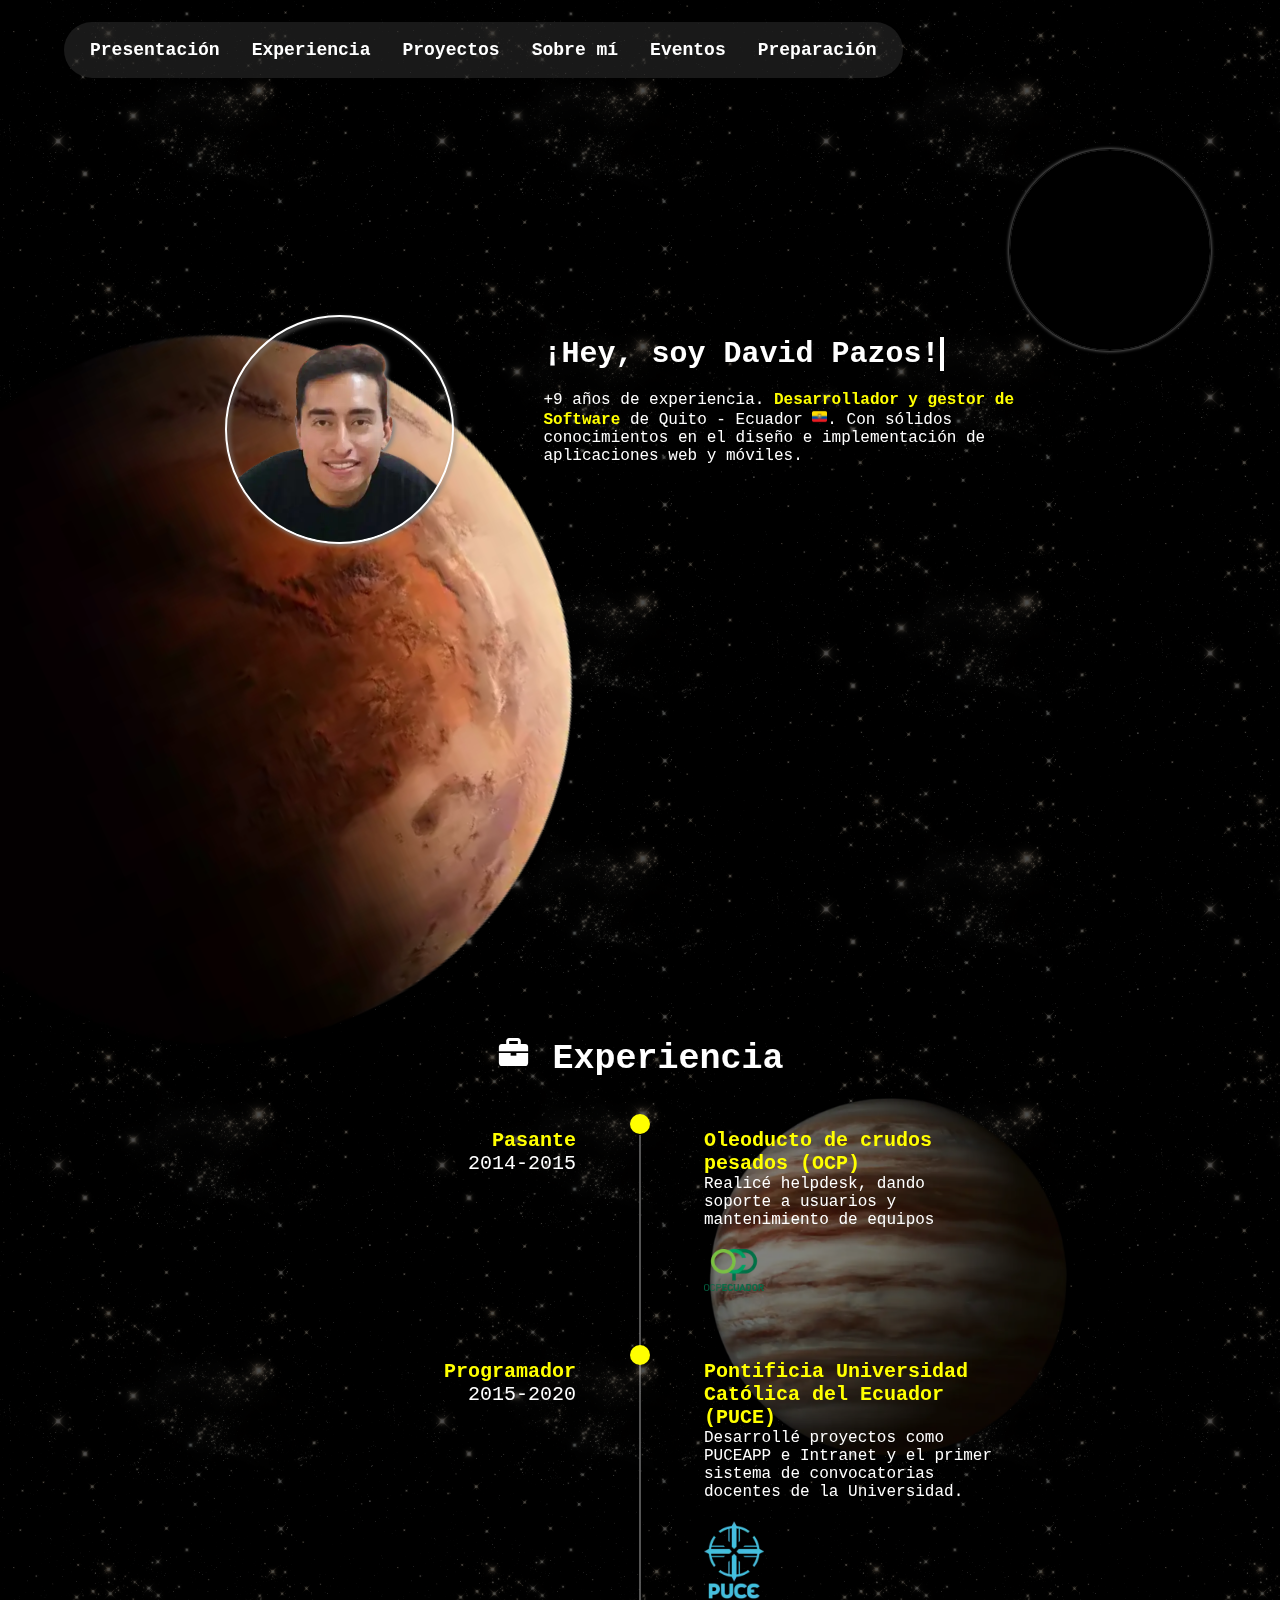
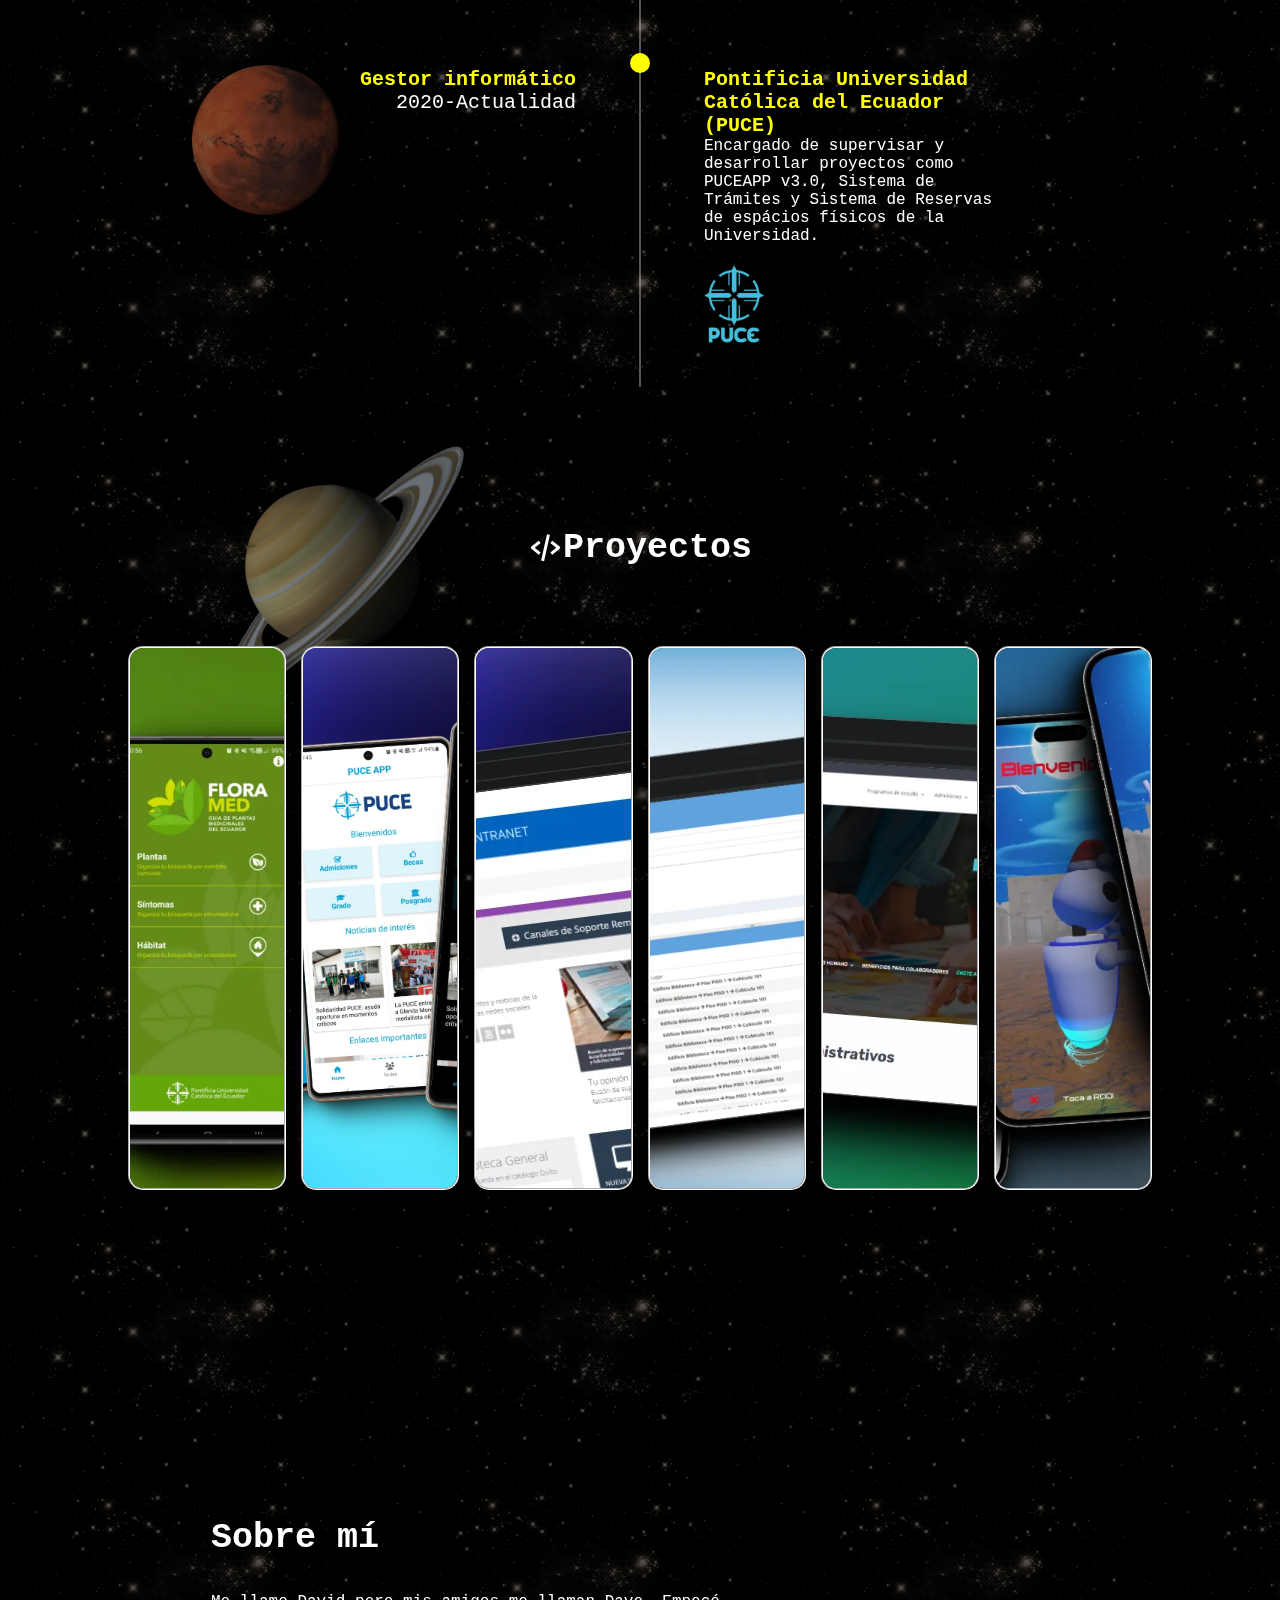
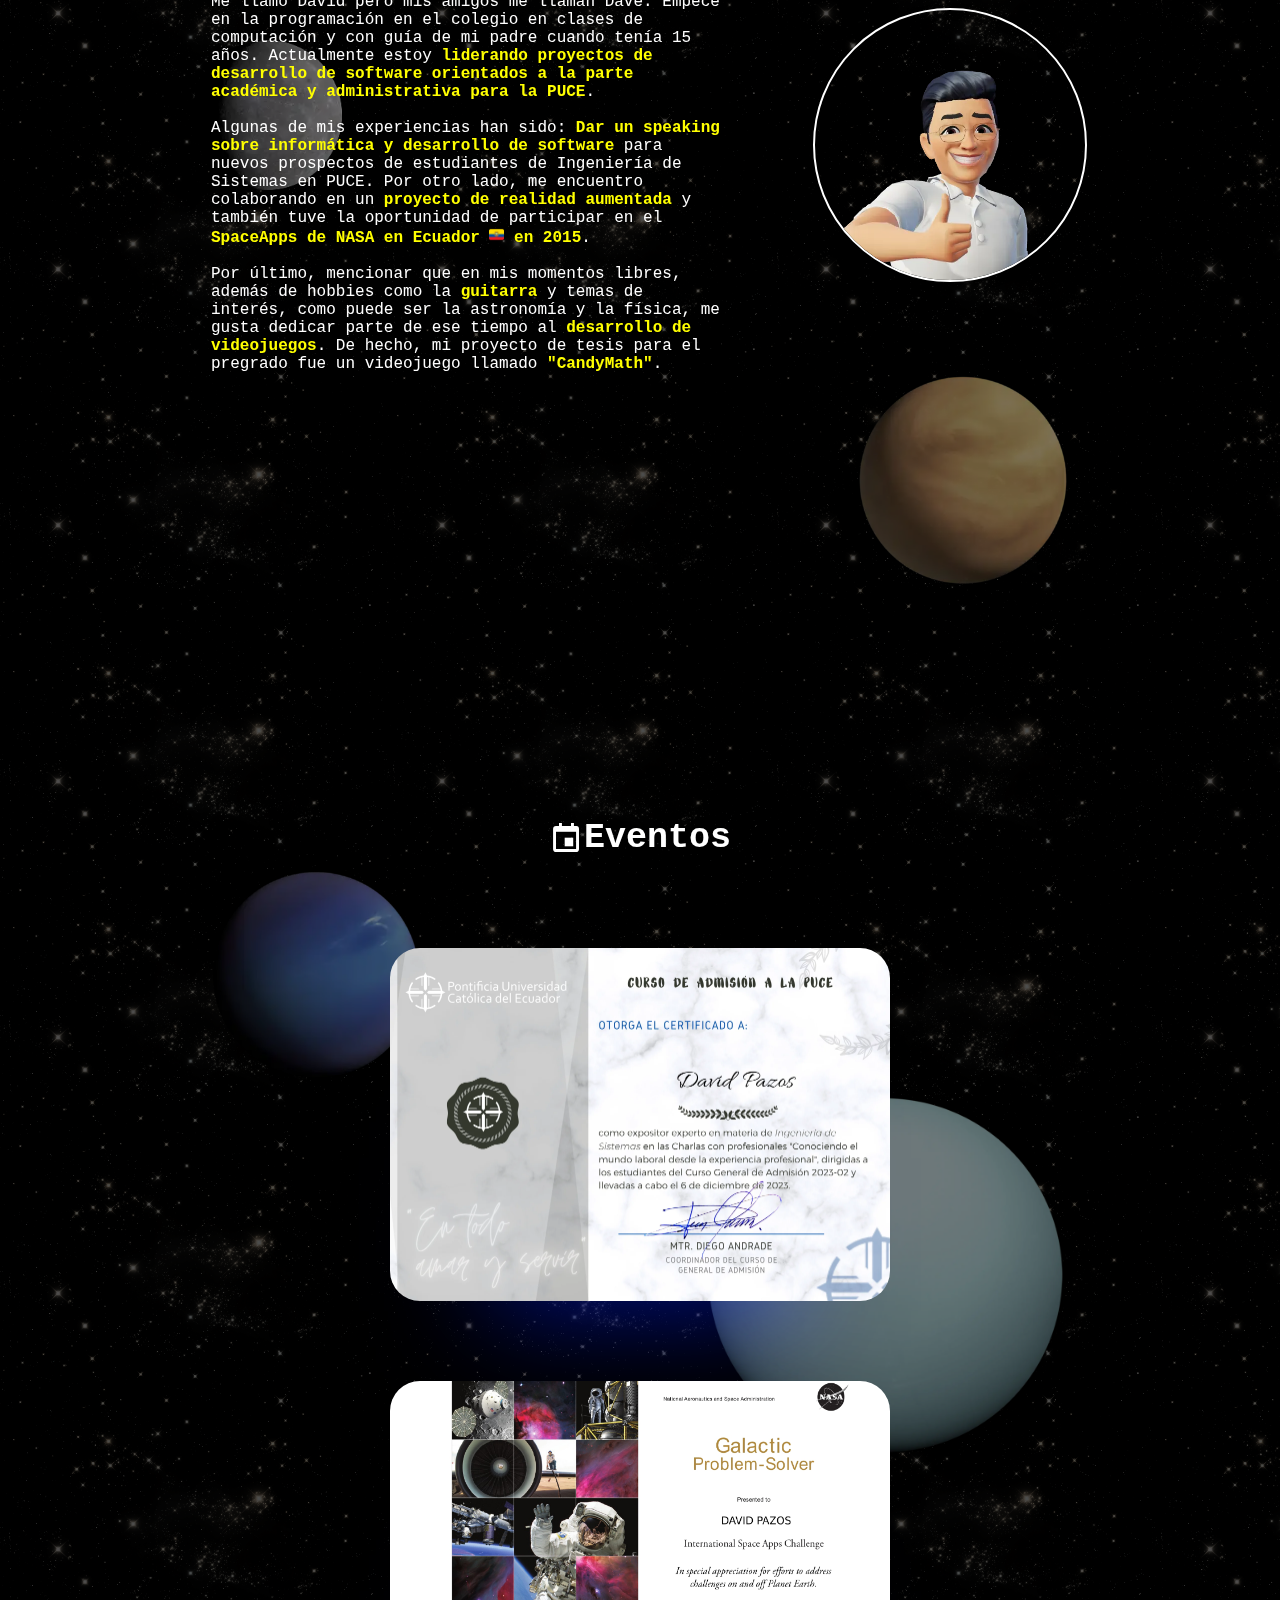
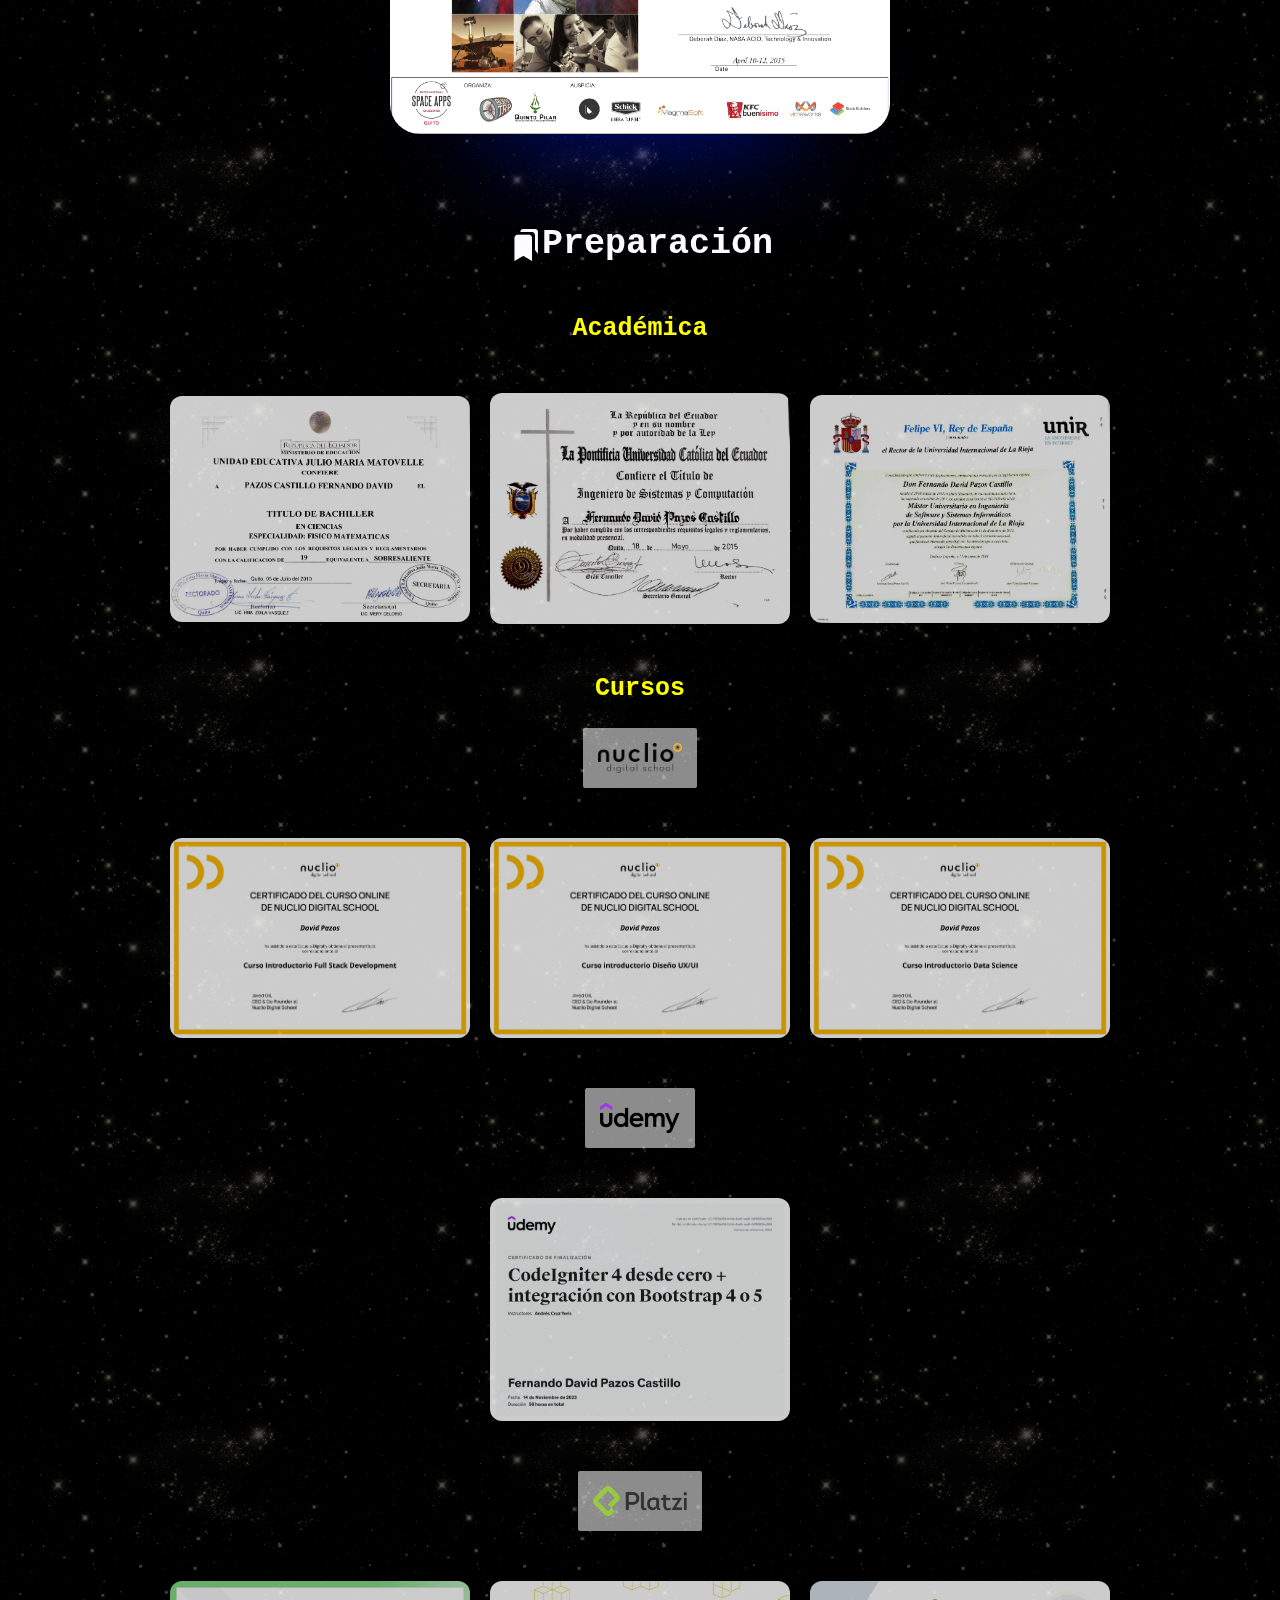
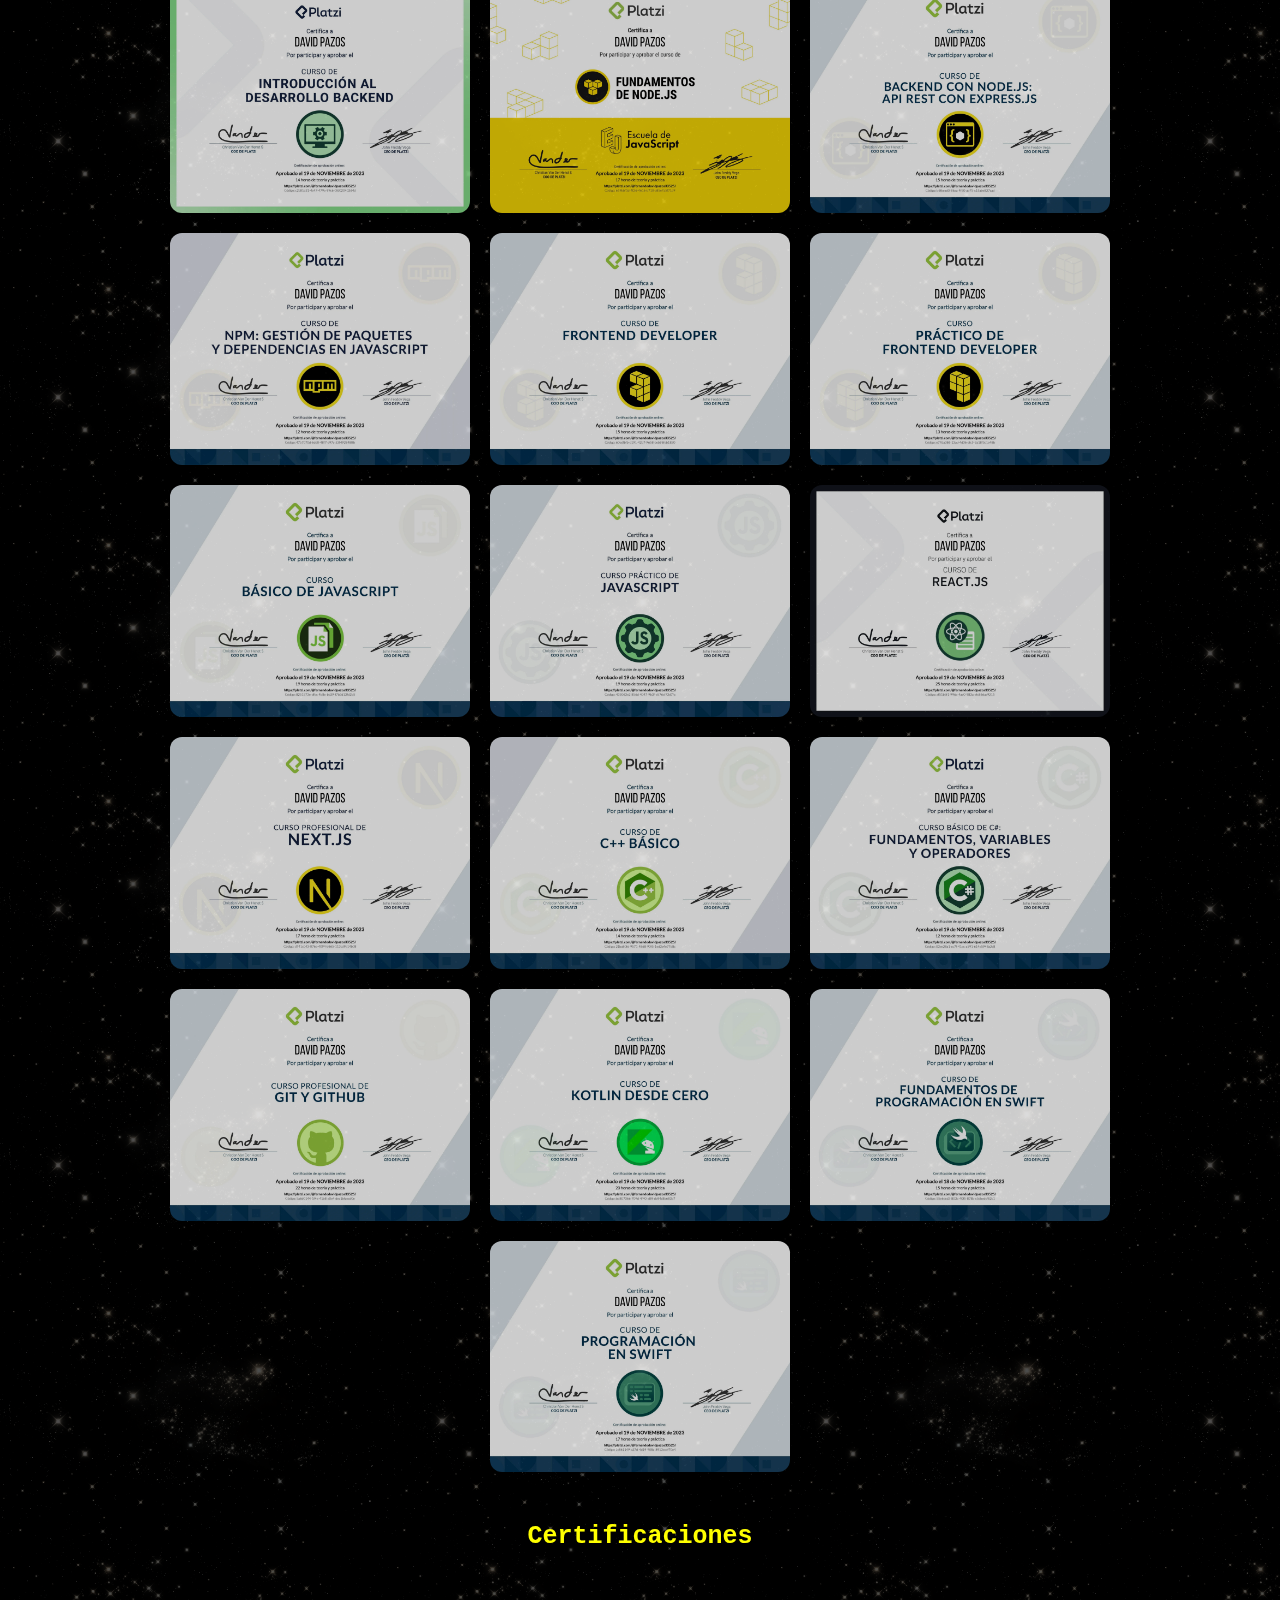
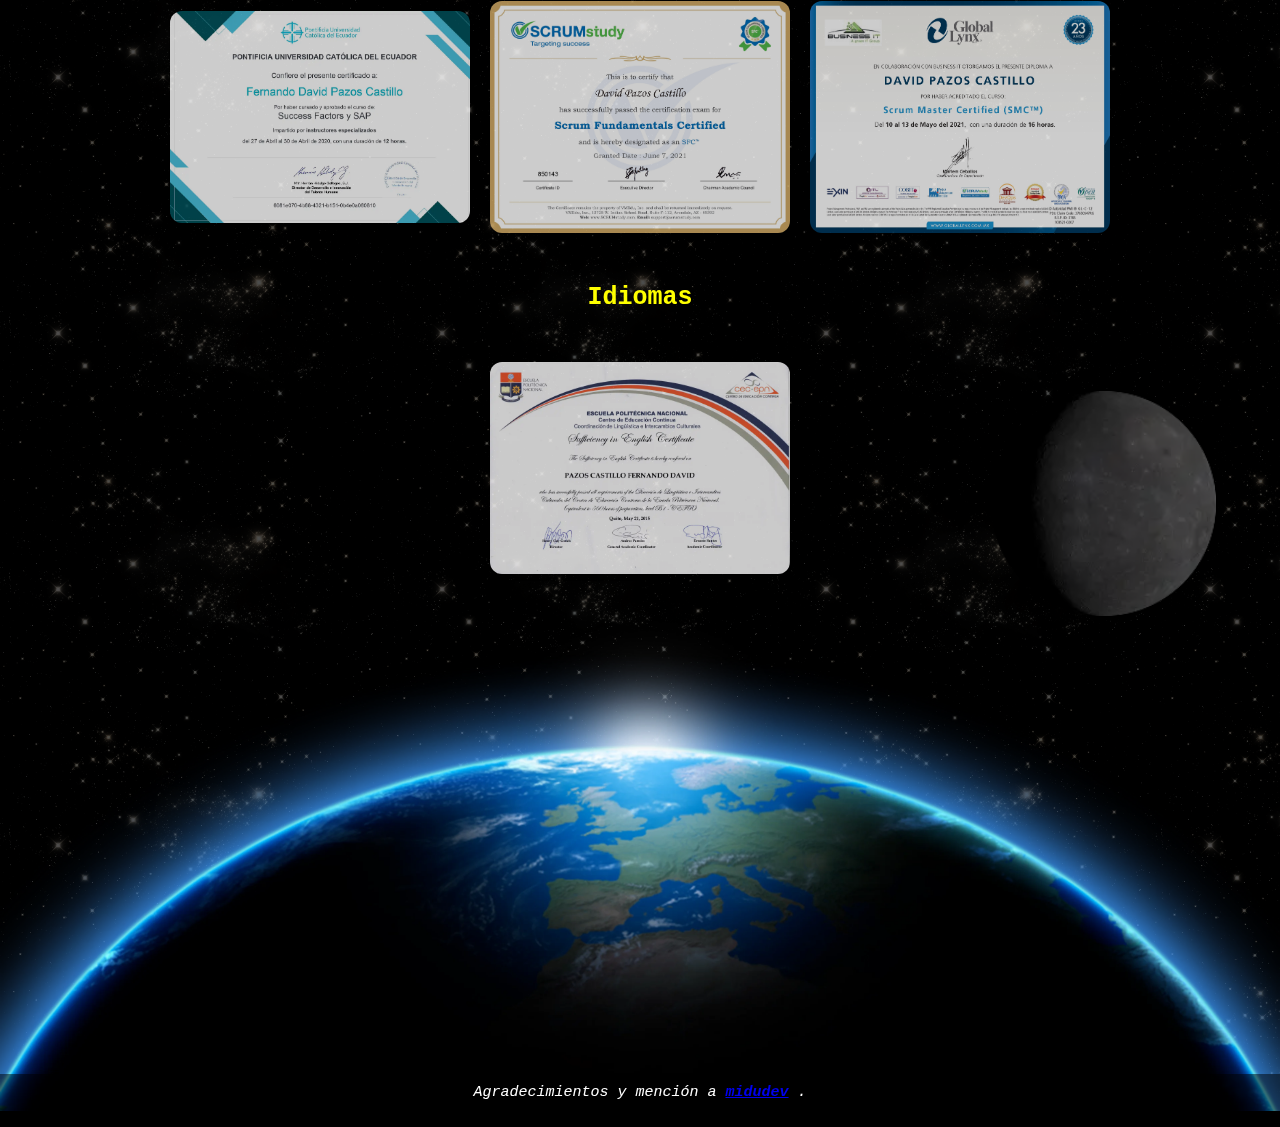
<file: index.html>
<!DOCTYPE html>
<html lang="en">
  <head>
    <meta charset="UTF-8" />
    <meta name="viewport" content="width=device-width, initial-scale=1.0" />
    <title>Portafolio - David Pazos: Desarrollador Web y Móvil</title>
    <meta name="description" content="Breve descripción de tu página aquí" />
    <link
      rel="icon"
      type="image/x-icon"
      href="/images/id-card-solid-240.webp"
    />
    <!--<link
      href="https://fonts.googleapis.com/css2?family=Poppins:ital,wght@0,100;0,200;0,300;0,400;0,500;0,600;0,700;0,800;0,900&display=swap"
      rel="stylesheet"
    />-->
    <link rel="stylesheet" href="style.css" />
    <link
      href="https://unpkg.com/boxicons@2.1.4/css/boxicons.min.css"
      rel="stylesheet"
    />
    <link rel="manifest" href="/manifest.json" />
    <meta name="robots" content="index,follow" />
    <meta name="theme-color" content="#000000" />
  </head>

  <body>
    <header id="cabecera">
      <input
        type="checkbox"
        name="check_menu_lateral"
        id="check_menu_lateral"
      />
      <!--<h1 class="logo">
      <a href="#"><img src="iconos/Logo_DP_off.webp" alt="PDave" /></a>
    </h1>-->
      <nav class="menu_lateral">
        <h1 class="logo">Fdpazosc</h1>
        <div class="divider"></div>
        <a href="#">Presentación</a>
        <a href="#titulo_experiencia">Experiencia</a>
        <a href="#titulo_proyectos">Proyectos</a>
        <a href="#titulo_sobre_mi">Sobre mí</a>
        <a href="#titulo_eventos">Eventos</a>
        <a href="#titulo_preparacion">Preparación</a>
      </nav>
      <div class="user-form-group">
        <label for="check_menu_lateral">
          <i class="bx bx-menu menu" id="boton_abrir"></i>
          <!--<i class="bx bx-x close-menu" id="boton_cerrar"></i>-->
          <i class="close-menu" id="boton_cerrar"></i>
        </label>
      </div>
    </header>
    <div class="fondo">
      <div class="estrellas"></div>
      <div class="eclipse"></div>
      <img
        src="images/exoplaneta72.webp"
        alt="Planeta Lateral"
        class="planeta_lado"
      />
      <img
        src="images/jupiter.webp"
        alt="Jupiter"
        class="planeta jupiter"
        height="400"
      />
      <img
        src="images/marte2.webp"
        alt="Marte"
        class="planeta marte"
        height="150"
      />
      <img
        src="images/saturno.webp"
        alt="Saturno"
        class="planeta saturno"
        height="300"
      />
      <img
        src="images/mercurio.webp"
        alt="Mercurio"
        class="planeta mercurio"
        height="150"
      />
      <img
        src="images/venus.webp"
        alt="Venus"
        class="planeta venus"
        height="250"
      />
      <img
        src="images/urano.webp"
        alt="Urano"
        class="planeta urano"
        height="400"
      />
      <img
        src="images/neptuno.webp"
        alt="neptuno"
        class="planeta neptuno"
        height="250"
      />
      <img src="images/luna.webp" alt="Luna" class="planeta luna" />
    </div>
    <img
      src="images/tierraamanecer.webp"
      alt="Tierra Amaneciendo"
      class="planeta_fondo"
    />
    <main id="cuerpo_portafolio">
      <article>
        <section class="content-presentacion">
          <aside>
            <img
              src="images/Foto_de_perfil_sin_fondo.webp"
              alt="Foto de Perfil"
            />
          </aside>
          <div>
            <h1 id="titulo_home">
              <span>¡Hey, soy David Pazos!</span>
            </h1>
            <p>
              +9 años de experiencia.
              <strong>Desarrollador y gestor de Software</strong> de Quito -
              Ecuador
              <img
                class="emoji_p"
                src="images/bandera_ecuador.webp"
                alt="🇪🇨"
              />. Con sólidos conocimientos en el diseño e implementación de
              aplicaciones web y móviles.
            </p>
            <aside>
              <a
                target="_blank"
                href="https://github.com/fdpazosc"
                class="link_circular_negro"
                ><i class="bx bxl-github"></i
                ><span class="escondido">GitHub</span></a
              >
              <a
                target="_blank"
                href="https://www.linkedin.com/in/fernando-david-pazos-castillo-7a326889/"
                class="link_circular_linkedin"
                ><i class="bx bxl-linkedin"></i
                ><span class="escondido">LinkedIn</span></a
              >
              <a
                target="_blank"
                href="mailto:fernandodavidpazos@gmail.com"
                class="link_circular_gmail"
                ><i class="bx bxl-gmail"></i
                ><span class="escondido">Gmail</span></a
              >
              <!--<a target="_blank" href="https://wa.me/+593983514566" class="link_circular_verde"><i
                class="bx bxl-whatsapp"></i><span class="escondido">WhatsApp</span></a>-->
              <!--<a target="_blank" href="https://www.youtube.com/channel/UCO6MCBLC4i-nau7zMPSrKIQ"
              class="link_circular_gmail"><i class="bx bxl-youtube"></i><span class="escondido">YouTube</span></a>-->
              <!--<a target="_blank" href="https://www.facebook.com/fdpazos1/" class="link_circular_azul"><i
                class="bx bxl-facebook"></i><span class="escondido">Facebook</span></a>-->
              <a
                target="_blank"
                href="https://www.instagram.com/pazosd/"
                class="link_circular_instagram"
                ><i class="bx bxl-instagram"></i
                ><span class="escondido">Instagram</span></a
              >
              <!--<a target="_blank" href="https://twitter.com/davidpazos2" class="link_circular_celeste"><i
                class="bx bxl-twitter"></i><span class="escondido">Twitter</span></a>-->
              <!--<a target="_blank" href="https://www.tiktok.com/@davidpazos6" class="link_circular_negro"><i
                class="bx bxl-tiktok"></i><span class="escondido">TikTok</span></a>-->
              <a
                class="curriculum"
                href="documentos/Curriculum_Vitae_DP_Estilo_Developer.pdf"
                target="_blank"
              >
                <i class="bx bxs-user-badge"></i> Curriculum
              </a>
            </aside>
          </div>
        </section>
      </article>
      <article>
        <section class="content-experiencia" id="titulo_experiencia">
          <h1><i class="bx bxs-briefcase"></i> Experiencia</h1>
          <div class="linea_vertical_central"></div>
          <ul>
            <li>
              <div>
                <span>
                  Pasante
                  <span class="marcador_separador_experiencia">
                    <div>&nbsp;</div>
                    <br />
                  </span>
                </span>
                <span class="texto-blanco">2014-2015</span>
              </div>
              <div>
                <span class="texto-amarillo"
                  >Oleoducto de crudos pesados (OCP)</span
                >
                <p>
                  Realicé helpdesk, dando soporte a usuarios y mantenimiento de
                  equipos
                </p>
                <img src="images/opc.webp" alt="OCP" />
              </div>
            </li>
            <li>
              <div>
                <span>
                  Programador
                  <span class="marcador_separador_experiencia">
                    <div>&nbsp;</div>
                    <br />
                  </span>
                </span>
                <span class="texto-blanco">2015-2020</span>
              </div>
              <div>
                <span class="texto-amarillo"
                  >Pontificia Universidad Católica del Ecuador (PUCE)</span
                >
                <p>
                  Desarrollé proyectos como PUCEAPP e Intranet y el primer
                  sistema de convocatorias docentes de la Universidad.
                </p>
                <img src="images/puce.webp" alt="PUCE" />
              </div>
            </li>
            <li>
              <div>
                <span>
                  <label class="texto-alineado-izquierda"
                    >Gestor informático</label
                  >
                  <span class="marcador_separador_experiencia">
                    <div>&nbsp;</div>
                    <br />
                  </span>
                </span>
                <span class="texto-blanco">2020-Actualidad</span>
              </div>
              <div>
                <span class="texto-amarillo"
                  >Pontificia Universidad Católica del Ecuador (PUCE)</span
                >
                <p>
                  Encargado de supervisar y desarrollar proyectos como PUCEAPP
                  v3.0, Sistema de Trámites y Sistema de Reservas de espácios
                  físicos de la Universidad.
                </p>
                <img src="images/puce.webp" alt="PUCE" />
              </div>
            </li>
          </ul>
        </section>
      </article>
      <article>
        <section class="content-proyectos">
          <div>
            <h1 id="titulo_proyectos">
              <i class="bx bx-code-alt"></i> Proyectos
            </h1>
          </div>
          <section class="content-proyectos-cards">
            <div class="card">
              <aside>
                <a
                  href="https://play.google.com/store/apps/details?id=com.puce.fpazos390.herbariopuce&hl=es&rdid=com.puce.fpazos390.herbariopuce"
                  class="link_circular_play_store"
                  target="_blank"
                  ><i class="bx bxl-play-store"></i
                  ><span class="escondido">Play Store</span></a
                >
                <a
                  href="https://apps.apple.com/us/app/floramed/id1185887287"
                  class="link_circular_appstore"
                  target="_blank"
                  ><i class="bx bxl-apple"></i
                  ><span class="escondido">Apple Store</span></a
                >
                <a
                  href="https://www.edicionmedica.ec/secciones/salud-publica/floramed-la-primera-app-sobre-plantas-medicinales-del-ecuador-90174"
                  class="link_circular_blanco"
                  target="_blank"
                  ><i class="bx bxs-news"></i
                  ><span class="escondido">Edicion Médica</span></a
                >
              </aside>
              <img
                src="datos_proyectos/floramed2.webp"
                alt="Promocional Proyecto Floramed"
                class="background"
              />
              <img
                src="datos_proyectos/floramed_proy.webp"
                alt="Proyecto Floramed"
                class="proyecto"
              />
              <div class="layer">
                <div class="info">
                  <h1>Floramed</h1>
                  <p>
                    La PUCE lanzó Floramed, la primera app de plantas
                    medicinales de Ecuador, desarrollada por el Herbario QCA.
                    Ofrece datos de 30 especies y es producto de una
                    colaboración entre instituciones académicas.
                  </p>
                  <div class="fondo_difuminado">
                    <img src="iconos/android_icon.webp" alt="Android" />
                    <img src="iconos/java_icon.webp" alt="Java" />
                    <img src="iconos/php_icon.webp" alt="PHP" />
                    <img src="iconos/codeigniter_icon.webp" alt="CodeIgniter" />
                    <img src="iconos/mysql_icon.webp" alt="MySQL" />
                  </div>
                </div>
              </div>
            </div>
            <div class="card">
              <aside>
                <a
                  href="https://play.google.com/store/apps/details?id=ec.edu.puce.dipuceapp&hl=es_EC&gl=US"
                  class="link_circular_play_store"
                  target="_blank"
                  ><i class="bx bxl-play-store"></i
                  ><span class="escondido">Play Store</span></a
                >
                <a
                  href="https://apps.apple.com/ec/app/puce-app/id1637743052"
                  class="link_circular_appstore"
                  target="_blank"
                  ><i class="bx bxl-apple"></i
                  ><span class="escondido">Apple Store</span></a
                >
                <a
                  href="https://www.canva.com/design/DAFqaFpAE-s/watch"
                  class="link_circular_blanco"
                  target="_blank"
                  ><i class="bx bx-video"></i
                  ><span class="escondido">Canva</span></a
                >
                <a
                  href="https://www.tiktok.com/@puce_ecuador/video/7363397593025531142?is_from_webapp=1&sender_device=pc&web_id=7357827298064664070"
                  class="link_circular_negro"
                  target="_blank"
                  ><i class="bx bxl-tiktok"></i
                  ><span class="escondido">Canva</span></a
                >
                <a
                  href="https://www.instagram.com/reel/C6W6aT7uaPx/?utm_source=ig_web_copy_link&igsh=MzRlODBiNWFlZA=="
                  class="link_circular_instagram"
                  target="_blank"
                  ><i class="bx bxl-instagram"></i
                  ><span class="escondido">Canva</span></a
                >
                <a
                  href="https://x.com/PUCE_Ecuador/status/720360029052776448"
                  class="link_circular_celeste"
                  target="_blank"
                  ><i class="bx bxl-twitter"></i
                  ><span class="escondido">Canva</span></a
                >
              </aside>
              <img
                src="datos_proyectos/puceapp_fondo.webp"
                alt="Promocional PUCEAPP"
                class="background"
              />
              <img
                src="datos_proyectos/puceapp_proy.webp"
                alt="Proyecto PUCEAPP"
                class="proyecto"
              />
              <section class="layer">
                <div class="info">
                  <h1>PUCEAPP</h1>
                  <p>
                    PUCEAPP mejora la experiencia universitaria con reservas de
                    espacios y servicios específicos para estudiantes, docentes
                    y administrativos, además de ofrecer un carnet digital con
                    código QR para acceso al campus.
                  </p>
                  <div class="fondo_difuminado">
                    <img src="iconos/android_icon.webp" alt="Android" />
                    <img src="iconos/kotlin_icon.webp" alt="Kotlin" />
                    <img src="iconos/php_icon.webp" alt="PHP" />
                    <img src="iconos/codeigniter_icon.webp" alt="CodeIgniter" />
                    <img src="iconos/mysql_icon.webp" alt="MySQL" />
                  </div>
                </div>
              </section>
            </div>
            <div class="card">
              <aside>
                <a
                  href="https://www.puce.edu.ec/intranet"
                  class="link_circular_blanco"
                  target="_blank"
                  ><i class="bx bx-link-alt"></i
                  ><span class="escondido">Intranet PUCE</span></a
                >
              </aside>
              <img
                src="datos_proyectos/intranet_puce.webp"
                alt="Promocional Intranet PUCE"
                class="background"
              />
              <img
                src="datos_proyectos/intranet_puce_1.webp"
                alt="Proyecto Intranet PUCE"
                class="proyecto"
              />
              <div class="layer">
                <div class="info">
                  <h1>Intranet PUCE</h1>
                  <p>
                    Intranet interna de la PUCE que cuenta von varios accesos y
                    servicios internos de la PUCE que ayudan en la gestión de
                    varios de los procesos y datos que utilizan administrativos,
                    docentes y estudiantes.
                  </p>
                  <div class="fondo_difuminado">
                    <img src="iconos/php_icon.webp" alt="PHP" />
                    <img src="iconos/codeigniter_icon.webp" alt="CodeIgniter" />
                    <img src="iconos/mysql_icon.webp" alt="MySQL" />
                    <img src="iconos/javascript_icon.webp" alt="JavaScript" />
                    <img src="iconos/jquery_icon.webp" alt="JQuery" />
                    <img src="iconos/bootstrap_icon.webp" alt="Bootstrap" />
                  </div>
                </div>
              </div>
            </div>
            <div class="card">
              <aside>
                <a
                  href="https://puceapps.puce.edu.ec/reservas"
                  class="link_circular_blanco"
                  target="_blank"
                  ><i class="bx bx-link-alt"></i
                  ><span class="escondido">Resérvalo PUCE</span></a
                >
              </aside>
              <img
                src="datos_proyectos/reservalo_puce.webp"
                alt="Promocional Reservalo PUCE"
                class="background"
              />
              <img
                src="datos_proyectos/reservalo_proy.webp"
                alt="Proyecto Reservalo PUCE"
                class="proyecto"
              />
              <div class="layer">
                <div class="info">
                  <h1>Resérvalo</h1>
                  <p>
                    Sistema de reserva de espacios físicos dentro de la
                    universidad, este aplicativo permite que según los perfiles
                    y permisos del usuario, este pueda realizar una reserva de
                    un espacio físico dentro del campus de la univiersidad.
                  </p>
                  <div class="fondo_difuminado">
                    <img src="iconos/php_icon.webp" alt="PHP" />
                    <img src="iconos/codeigniter_icon.webp" alt="CodeIgniter" />
                    <img
                      src="iconos/sqlserver_icon.webp"
                      alt="MS. SQL Server"
                    />
                    <img src="iconos/javascript_icon.webp" alt="JavaScript" />
                    <img src="iconos/extjs_icon.svg" alt="Sencha ExtJS" />
                  </div>
                </div>
              </div>
            </div>
            <div class="card">
              <aside>
                <a
                  href="https://www.puce.edu.ec/adn-puce/unete-a-nuestro-equipo/"
                  class="link_circular_blanco"
                  target="_blank"
                  ><i class="bx bx-link-alt"></i
                  ><span class="escondido">Únete a Nuestro Equipo PUCE</span></a
                >
              </aside>
              <img
                src="datos_proyectos/unete_a_nuestro_equipo_puce.webp"
                alt="Promocional Unete a Nuestro Equipo PUCE"
                class="background"
              />
              <img
                src="datos_proyectos/unete_proy.webp"
                alt="Proyecto Unete a Nuestro Equipo PUCE"
                class="proyecto"
              />
              <div class="layer">
                <div class="info">
                  <h1>Únete a Nuestro Equipo PUCE</h1>
                  <p>
                    Aplicativo para mostrar todas las nuevas ofertas de trabajo
                    que se abren dentro de la universidad con los respectivos
                    accesos a la plataforma de reclutamiento de la universidad.
                  </p>
                  <div class="fondo_difuminado">
                    <img src="iconos/php_icon.webp" alt="PHP" />
                    <img src="iconos/codeigniter_icon.webp" alt="CodeIgniter" />
                    <img src="iconos/mysql_icon.webp" alt="MySQL" />
                    <img src="iconos/javascript_icon.webp" alt="JavaScript" />
                    <img src="iconos/jquery_icon.webp" alt="JQuery" />
                    <img src="iconos/wordpress_icon.webp" alt="WordPress" />
                  </div>
                </div>
              </div>
            </div>
            <div class="card">
              <aside>
                <a
                  href="https://www.youtube.com/watch?v=pKQZ-QSDcbE"
                  class="link_circular_gmail"
                  target="_blank"
                  ><i class="bx bxl-youtube"></i
                  ><span class="escondido">YouTube</span></a
                >
              </aside>
              <img
                src="datos_proyectos/RODI_IDLE.gif"
                alt="Promocional RODI"
                class="background"
              />
              <img
                src="datos_proyectos/RODI_PROY.webp"
                alt="Proyecto RODI"
                class="proyecto"
              />
              <div class="layer">
                <div class="info">
                  <h1>RODI</h1>
                  <p>
                    Mascota de la dirección de informática de la PUCE, que se
                    utiliza como forma de interactividad con la comunidad
                    univeritaria a forma de realidad aumentada y holograma.
                  </p>
                  <div class="fondo_difuminado">
                    <img src="iconos/php_icon.webp" alt="PHP" />
                    <img src="iconos/codeigniter_icon.webp" alt="CodeIgniter" />
                    <img src="iconos/unity_icon.webp" alt="Unity 3D" />
                    <img src="iconos/blender_icon.webp" alt="Blender" />
                  </div>
                </div>
              </div>
            </div>
          </section>
        </section>
      </article>
      <article>
        <section class="content-sobre-mi" id="titulo_sobre_mi">
          <div>
            <h1>Sobre mí</h1>
            <p>
              Me llamo David pero mis amigos me llaman Dave. Empecé en la
              programación en el colegio en clases de computación y con guía de
              mi padre cuando tenía 15 años. Actualmente estoy
              <strong
                >liderando proyectos de desarrollo de software orientados a la
                parte académica y administrativa para la PUCE</strong
              >.
            </p>
            <br />
            <p>
              Algunas de mis experiencias han sido:
              <strong
                >Dar un speaking sobre informática y desarrollo de
                software</strong
              >
              para nuevos prospectos de estudiantes de Ingeniería de Sistemas en
              PUCE. Por otro lado, me encuentro colaborando en un
              <strong>proyecto de realidad aumentada</strong> y también tuve la
              oportunidad de participar en el
              <strong
                >SpaceApps de NASA en Ecuador
                <img
                  class="emoji_p"
                  src="images/bandera_ecuador.webp"
                  alt="🇪🇨"
                />
                en 2015</strong
              >.
            </p>
            <br />
            <p>
              Por último, mencionar que en mis momentos libres, además de
              hobbies como la <strong>guitarra</strong> y temas de interés, como
              puede ser la astronomía y la física, me gusta dedicar parte de ese
              tiempo al <strong>desarrollo de videojuegos</strong>. De hecho, mi
              proyecto de tesis para el pregrado fue un videojuego llamado
              <strong>"CandyMath"</strong>.
            </p>
          </div>
          <aside id="avatar_container">
            <img
              src="images/avatar_dp_2.webp"
              alt="Avatar David Pazos"
              id="imagen_avatar"
            />
          </aside>
        </section>
      </article>

      <article>
        <section class="content-eventos" id="titulo_eventos">
          <h1><i class="bx bx-calendar-event"></i> Eventos</h1>
          <section>
            <article class="evento_diploma_animado">
              <a
                target="_blank"
                href="documentos/certificado_charla_davidpazos.pdf"
                ><i class="bx bxs-download"></i
                ><span class="escondido">Descargar</span></a
              >
              <img
                src="images/certificado_charla_davidpazos.webp"
                alt="Certificado Charla"
                width="500"
              />
            </article>
            <article class="evento_diploma_animado">
              <a
                target="_blank"
                href="documentos/certificado_space_apps_2015.pdf"
                ><i class="bx bxs-download"></i
                ><span class="escondido">Descargar</span></a
              >
              <img
                src="images/certificado_space_apps_2015.webp"
                alt="Certificado Charla"
                width="500"
              />
            </article>
          </section>
        </section>
      </article>

      <article>
        <section class="content-preparacion" id="titulo_preparacion">
          <h1><i class="bx bxs-bookmarks"></i> Preparación</h1>
          <h2>Académica</h2>
          <section>
            <div>
              <a
                target="_blank"
                href="documentos/título de_machiller_unidad_educativa_julio_maria_matovelle.pdf"
              >
                <i class="bx bxs-download"></i
                ><span class="escondido">Descargar</span>
              </a>
              <img
                src="images/título-de_machiller_unidad_educativa_julio_maria_matovelle.webp"
                alt="Bachiller en Ciencias - Especialidad: Físico Matemático"
              />
              <span
                >Bachiller en Ciencias - Especialidad: Físico Matemático</span
              >
            </div>
            <div>
              <a
                target="_blank"
                href="documentos/titulo de_ingenieria_de_software_y_computación_puce.pdf"
              >
                <i class="bx bxs-download"></i
                ><span class="escondido">Descargar</span>
              </a>
              <img
                src="images/titulo-de_ingenieria_de_software_y_computación_puce.webp"
                alt="Ingeniería de Sistemas y Computación"
              />
              <span>Ingeniería de Sistemas y Computación</span>
            </div>
            <div>
              <a
                target="_blank"
                href="documentos/titulo_de_master_en_ingenieria_de_software_y_computación_unir.pdf"
              >
                <i class="bx bxs-download"></i
                ><span class="escondido">Descargar</span>
              </a>
              <img
                src="images/titulo_de_master_en_ingenieria_de_software_y_computación_unir.webp"
                alt="Master Universitario en Ingeniería de Software y Sistemas Informáticos"
              />
              <span
                >Master Universitario en Ingeniería de Software y Sistemas
                Informáticos</span
              >
            </div>
          </section>
          <h2>Cursos</h2>
          <h3>
            <img src="images/nuclio-logo.webp" alt="Nuclio" />
          </h3>
          <section>
            <div>
              <a
                target="_blank"
                href="documentos/Curso_Introductorio_Full_Stack_Development.pdf"
              >
                <i class="bx bxs-download"></i
                ><span class="escondido">Descargar</span>
              </a>
              <img
                src="images/Curso_Introductorio_Full_Stack_Development.webp"
                alt="Curso Introductorio Full Stack Development"
              />
              <span>Curso Introductorio Full Stack Development</span>
            </div>
            <div>
              <a
                target="_blank"
                href="documentos/Curso_Introductorio_Diseño_UX-UI.pdf"
              >
                <i class="bx bxs-download"></i
                ><span class="escondido">Descargar</span>
              </a>
              <img
                src="images/Curso_Introductorio_Diseño_UX-UI.webp"
                alt="Curso Introductorio Diseño UX-UI"
              />
              <span>Curso Introductorio Diseño UX-UI</span>
            </div>
            <div>
              <a
                target="_blank"
                href="documentos/Curso_Introductorio_Data_Science_Nuclio.pdf"
              >
                <i class="bx bxs-download"></i
                ><span class="escondido">Descargar</span>
              </a>
              <img
                src="images/Curso_Introductorio_Data_Science_Nuclio.webp"
                alt="Curso Introductorio Data Science"
              />
              <span>Curso Introductorio Data Science</span>
            </div>
          </section>
          <!--<h3>
            <img src="images/CEDIA.webp" alt="Cedia" />
          </h3>
          <section>
            <div>
              <a
                target="_blank"
                href="documentos/Curso_de Programación_en_Shell_Script.pdf"
              >
                <i class="bx bxs-download"></i
                ><span class="escondido">Descargar</span>
              </a>
              <img
                src="images/Curso_de Programación_en_Shell_Script.webp"
                alt="Curso de programación en Shell Script"
              />
              <span>Curso de programación en Shell Script</span>
            </div>
            <div>
              <a
                target="_blank"
                href="documentos/Curso_de Virtualización_de_Servidores.pdf"
              >
                <i class="bx bxs-download"></i
                ><span class="escondido">Descargar</span>
              </a>
              <img
                src="images/Curso_de Virtualización_de_Servidores.webp"
                alt="Curso de Virtualización de Servidores"
              />
              <span>Curso de Virtualización de Servidores</span>
            </div>
            <div>
              <a
                target="_blank"
                href="documentos/Curso_de_Adminiatración_de Servicios_de_Red.pdf"
              >
                <i class="bx bxs-download"></i
                ><span class="escondido">Descargar</span>
              </a>
              <img
                src="images/Curso_de_Adminiatración_de Servicios_de_Red.webp"
                alt="Curso de Administración de Servicios de Red"
              />
              <span>Curso de Administración de Servicios de Red</span>
            </div>
            <div>
              <a target="_blank" href="documentos/Curso_de_PHP_101.pdf">
                <i class="bx bxs-download"></i
                ><span class="escondido">Descargar</span>
              </a>
              <img src="images/Curso_de_PHP_101.webp" alt="Curso de PHP 101" />
              <span>Curso de PHP 101</span>
            </div>
            <div>
              <a target="_blank" href="documentos/Curso_de_PHP_RDF.pdf">
                <i class="bx bxs-download"></i
                ><span class="escondido">Descargar</span>
              </a>
              <img src="images/Curso_de_PHP_RDF.webp" alt="Curso de PHP RDF" />
              <span>Curso de PHP RDF</span>
            </div>
            <div>
              <a
                target="_blank"
                href="documentos/Curso_de_Programación_Limpia_2.pdf"
              >
                <i class="bx bxs-download"></i
                ><span class="escondido">Descargar</span>
              </a>
              <img
                src="images/Curso_de_Programación_Limpia_2.webp"
                alt="Curso de Programación Limpia 2"
              />
              <span>Curso de Programación Limpia 2</span>
            </div>
          </section>-->
          <h3>
            <img src="images/Udemy_logo.webp" alt="Nuclio" />
          </h3>
          <section>
            <div>
              <a target="_blank" href="documentos/UDEMY_CodeIgniter_4.pdf">
                <i class="bx bxs-download"></i
                ><span class="escondido">Descargar</span>
              </a>
              <img
                src="images/UDEMY_CodeIgniter_4.webp"
                alt="CodeIgniter 4 desde Cero + Integración con Bootstrap 4 o
              5"
              />
              <span
                >CodeIgniter 4 desde Cero + Integración con Bootstrap 4 o
                5</span
              >
            </div>
          </section>
          <h3>
            <img src="images/platzi-logo.webp" alt="Platzi" />
          </h3>
          <section>
            <div>
              <a target="_blank" href="documentos/diploma-backend.pdf">
                <i class="bx bxs-download"></i
                ><span class="escondido">Descargar</span>
              </a>
              <img
                src="images/diploma-backend.webp"
                alt="Introducción al desarrollo Backend"
              />
              <span>Introducción al desarrollo Backend</span>
            </div>
            <div>
              <a target="_blank" href="documentos/diploma-fundamentos-node.pdf">
                <i class="bx bxs-download"></i
                ><span class="escondido">Descargar</span>
              </a>
              <img
                src="images/diploma-fundamentos-node.webp"
                alt="Fundamentos de Node.js"
              />
              <span>Fundamentos de Node.js</span>
            </div>
            <div>
              <a target="_blank" href="documentos/diploma-backend-nodejs.pdf">
                <i class="bx bxs-download"></i
                ><span class="escondido">Descargar</span>
              </a>
              <img
                src="images/diploma-backend-nodejs.webp"
                alt="Backend con Node.js: API REST con Express.js"
              />
              <span>Backend con Node.js: API REST con Express.js</span>
            </div>
            <div>
              <a target="_blank" href="documentos/diploma-npm.pdf">
                <i class="bx bxs-download"></i
                ><span class="escondido">Descargar</span>
              </a>
              <img
                src="images/diploma-npm.webp"
                alt="NPM: Gestión de Paquetes y Dependencias en JavaScript"
              />
              <span>NPM: Gestión de Paquetes y Dependencias en JavaScript</span>
            </div>
            <div>
              <a
                target="_blank"
                href="documentos/diploma-frontend-developer.pdf"
              >
                <i class="bx bxs-download"></i
                ><span class="escondido">Descargar</span>
              </a>
              <img
                src="images/diploma-frontend-developer.webp"
                alt="Frontend Developer"
              />
              <span>Frontend Developer</span>
            </div>
            <div>
              <a
                target="_blank"
                href="documentos/diploma-frontend-developer-practico.pdf"
              >
                <i class="bx bxs-download"></i
                ><span class="escondido">Descargar</span>
              </a>
              <img
                src="images/diploma-frontend-developer-practico.webp"
                alt="Práctico de Frontend Developer"
              />
              <span>Práctico de Frontend Developer</span>
            </div>
            <div>
              <a
                target="_blank"
                href="documentos/diploma-basico-javascript.pdf"
              >
                <i class="bx bxs-download"></i
                ><span class="escondido">Descargar</span>
              </a>
              <img
                src="images/diploma-basico-javascript.webp"
                alt="Básico de JavaScript"
              />
              <span>Básico de JavaScript</span>
            </div>
            <div>
              <a
                target="_blank"
                href="documentos/diploma-javascript-practico.pdf"
              >
                <i class="bx bxs-download"></i
                ><span class="escondido">Descargar</span>
              </a>
              <img
                src="images/diploma-javascript-practico.webp"
                alt="JavaScript"
              />
              <span>JavaScript</span>
            </div>
            <div>
              <a target="_blank" href="documentos/diploma-react.pdf">
                <i class="bx bxs-download"></i
                ><span class="escondido">Descargar</span>
              </a>
              <img src="images/diploma-react.webp" alt="React.js" />
              <span>React.js</span>
            </div>
            <div>
              <a
                target="_blank"
                href="documentos/diploma-profesional-nextjs.pdf"
              >
                <i class="bx bxs-download"></i
                ><span class="escondido">Descargar</span>
              </a>
              <img
                src="images/diploma-profesional-nextjs.webp"
                alt="Profesional de Next.js"
              />
              <span>Profesional de Next.js</span>
            </div>
            <div>
              <a target="_blank" href="documentos/diploma-c-plus-plus.pdf">
                <i class="bx bxs-download"></i
                ><span class="escondido">Descargar</span>
              </a>
              <img src="images/diploma-c-plus-plus.webp" alt="C++ Básico" />
              <span>C++ Básico</span>
            </div>
            <div>
              <a target="_blank" href="documentos/diploma-csharp.pdf">
                <i class="bx bxs-download"></i
                ><span class="escondido">Descargar</span>
              </a>
              <img
                src="images/diploma-csharp.webp"
                alt="C++: Fundamentos, Variables y Operadores"
              />
              <span>C++: Fundamentos, Variables y Operadores</span>
            </div>
            <div>
              <a target="_blank" href="documentos/diploma-git-github.pdf">
                <i class="bx bxs-download"></i
                ><span class="escondido">Descargar</span>
              </a>
              <img src="images/diploma-git-github.webp" alt="Git y GitHub" />
              <span>Git y GitHub</span>
            </div>
            <div>
              <a target="_blank" href="documentos/diploma-kotlin.pdf">
                <i class="bx bxs-download"></i
                ><span class="escondido">Descargar</span>
              </a>
              <img src="images/diploma-kotlin.webp" alt="Kotlin desde Cero" />
              <span>Kotlin desde Cero</span>
            </div>
            <div>
              <a target="_blank" href="documentos/diploma-swift-5.pdf">
                <i class="bx bxs-download"></i
                ><span class="escondido">Descargar</span>
              </a>
              <img
                src="images/diploma-swift-5.webp"
                alt="Fundamentos de Programación en Swift"
              />
              <span>Fundamentos de Programación en Swift</span>
            </div>
            <div>
              <a target="_blank" href="documentos/diploma-swift.pdf">
                <i class="bx bxs-download"></i
                ><span class="escondido">Descargar</span>
              </a>
              <img
                src="images/diploma-swift.webp"
                alt="Programación en Swift"
              />
              <span>Programación en Swift</span>
            </div>
          </section>
          <h2>Certificaciones</h2>
          <section>
            <div>
              <a
                target="_blank"
                href="documentos/Certificado_Success_Factors_y_SAP.pdf"
              >
                <i class="bx bxs-download"></i
                ><span class="escondido">Descargar</span>
              </a>
              <img
                src="images/Certificado_Success_Factors_y_SAP.webp"
                alt="Certificado Success Factors y SAP"
              />
              <span>Certificado Success Factors y SAP</span>
            </div>
            <div>
              <a
                target="_blank"
                href="documentos/Certificado_de_SCRUM_FUNDAMENTALS.pdf"
              >
                <i class="bx bxs-download"></i
                ><span class="escondido">Descargar</span>
              </a>
              <img
                src="images/Certificado_de_SCRUM_FUNDAMENTALS.webp"
                alt="Scrum Fundamentals"
              />
              <span>Scrum Fundamentals</span>
            </div>
            <div>
              <a
                target="_blank"
                href="documentos/Certificado_de_Curso_de_SCRUM_MASTER.pdf"
              >
                <i class="bx bxs-download"></i
                ><span class="escondido">Descargar</span>
              </a>
              <img
                src="images/Certificado_de_Curso_de_SCRUM_MASTER.webp"
                alt="Scrum Master"
              />
              <span>Scrum Master</span>
            </div>
          </section>
          <h2>Idiomas</h2>
          <section>
            <div>
              <a
                target="_blank"
                href="documentos/Suficiencia_en_Inglés_CEC-EPN.pdf"
              >
                <i class="bx bxs-download"></i
                ><span class="escondido">Descargar</span>
              </a>
              <img
                src="images/Suficiencia_en_Inglés_CEC-EPN.webp"
                alt="Suficiency in English"
              />
              <span>Suficiency in English</span>
            </div>
          </section>
        </section>
      </article>
    </main>
    <footer>
      <!--© 2024 <strong>David Pazos</strong>. Casi todos los derechos reservados
      <br />-->
      Agradecimientos y mención a
      <strong>
        <!--<a href="https://porfolio.dev/" target="_blank">midudev</a>-->
        <a href="https://www.twitch.tv/midudev" target="_blank"
          >midudev</a
        > </strong
      >.
    </footer>
    <script src="script.js"></script>
  </body>
</html>
</file>
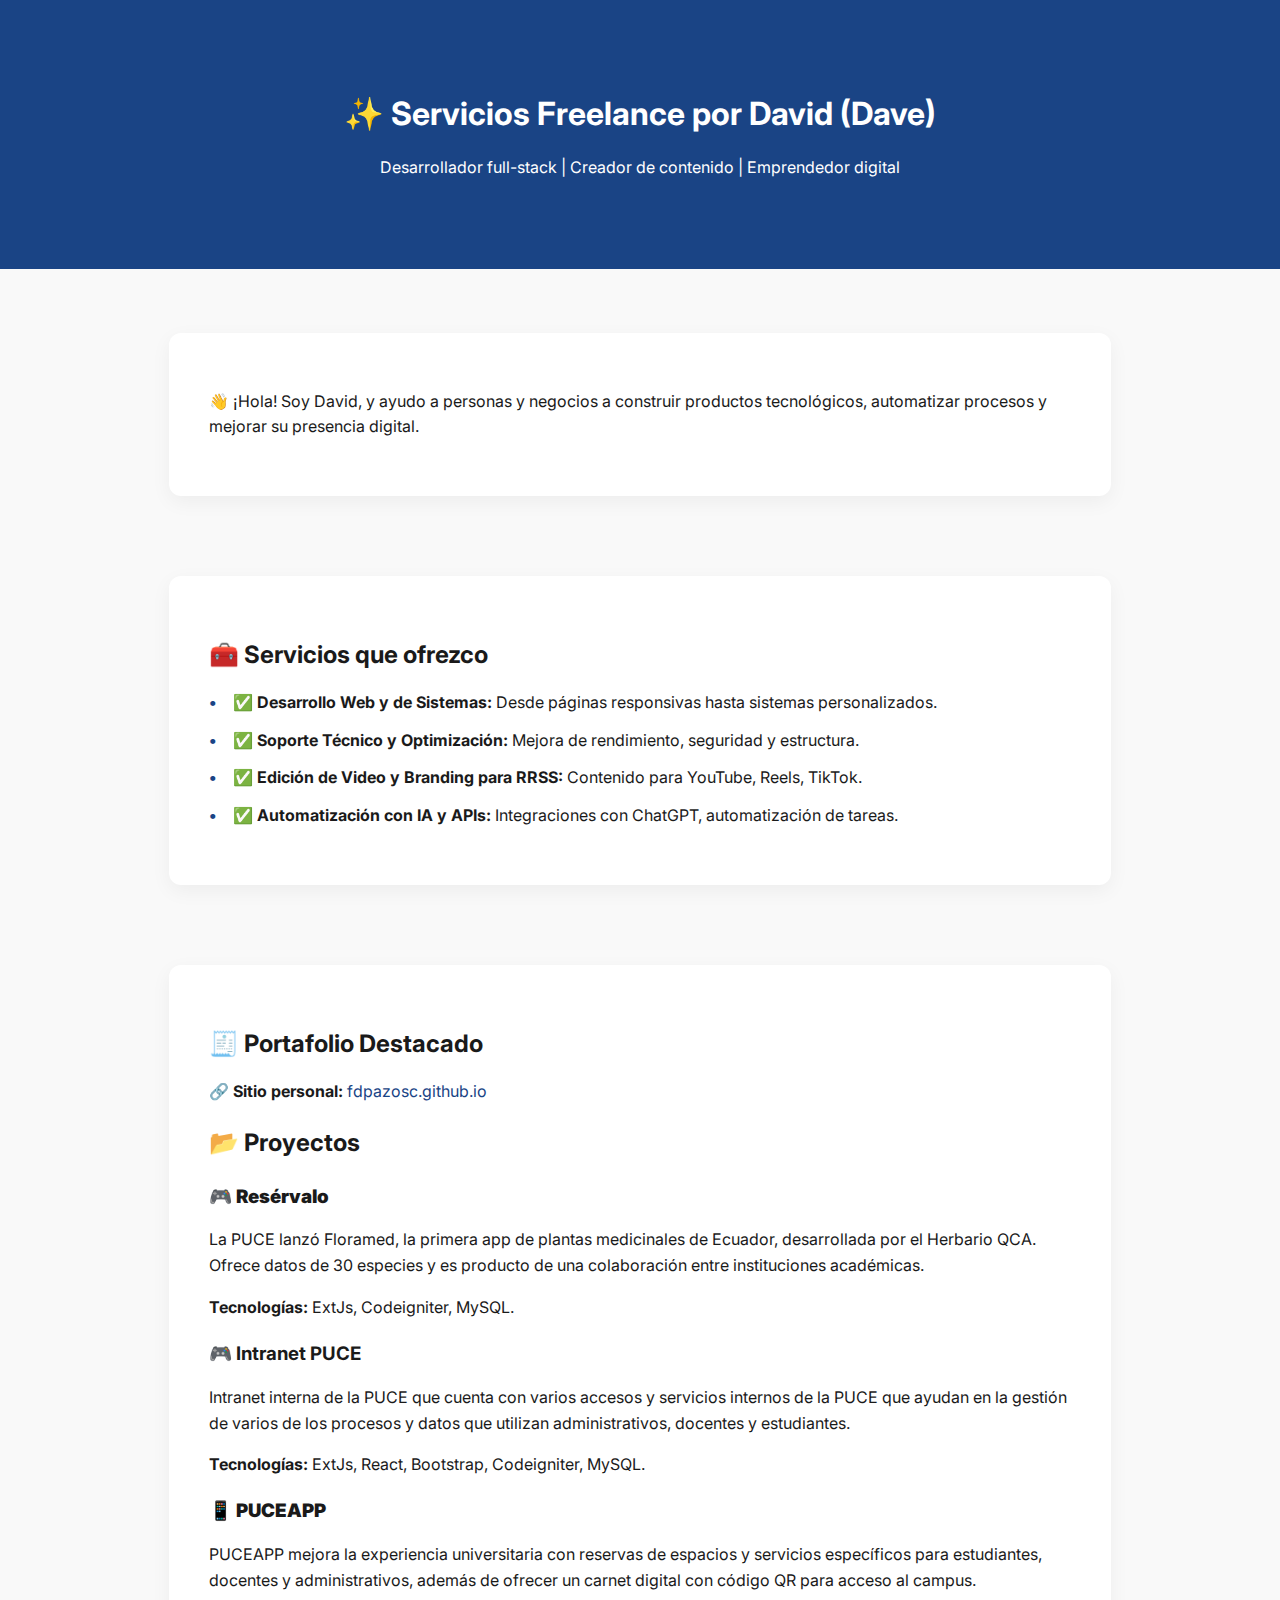
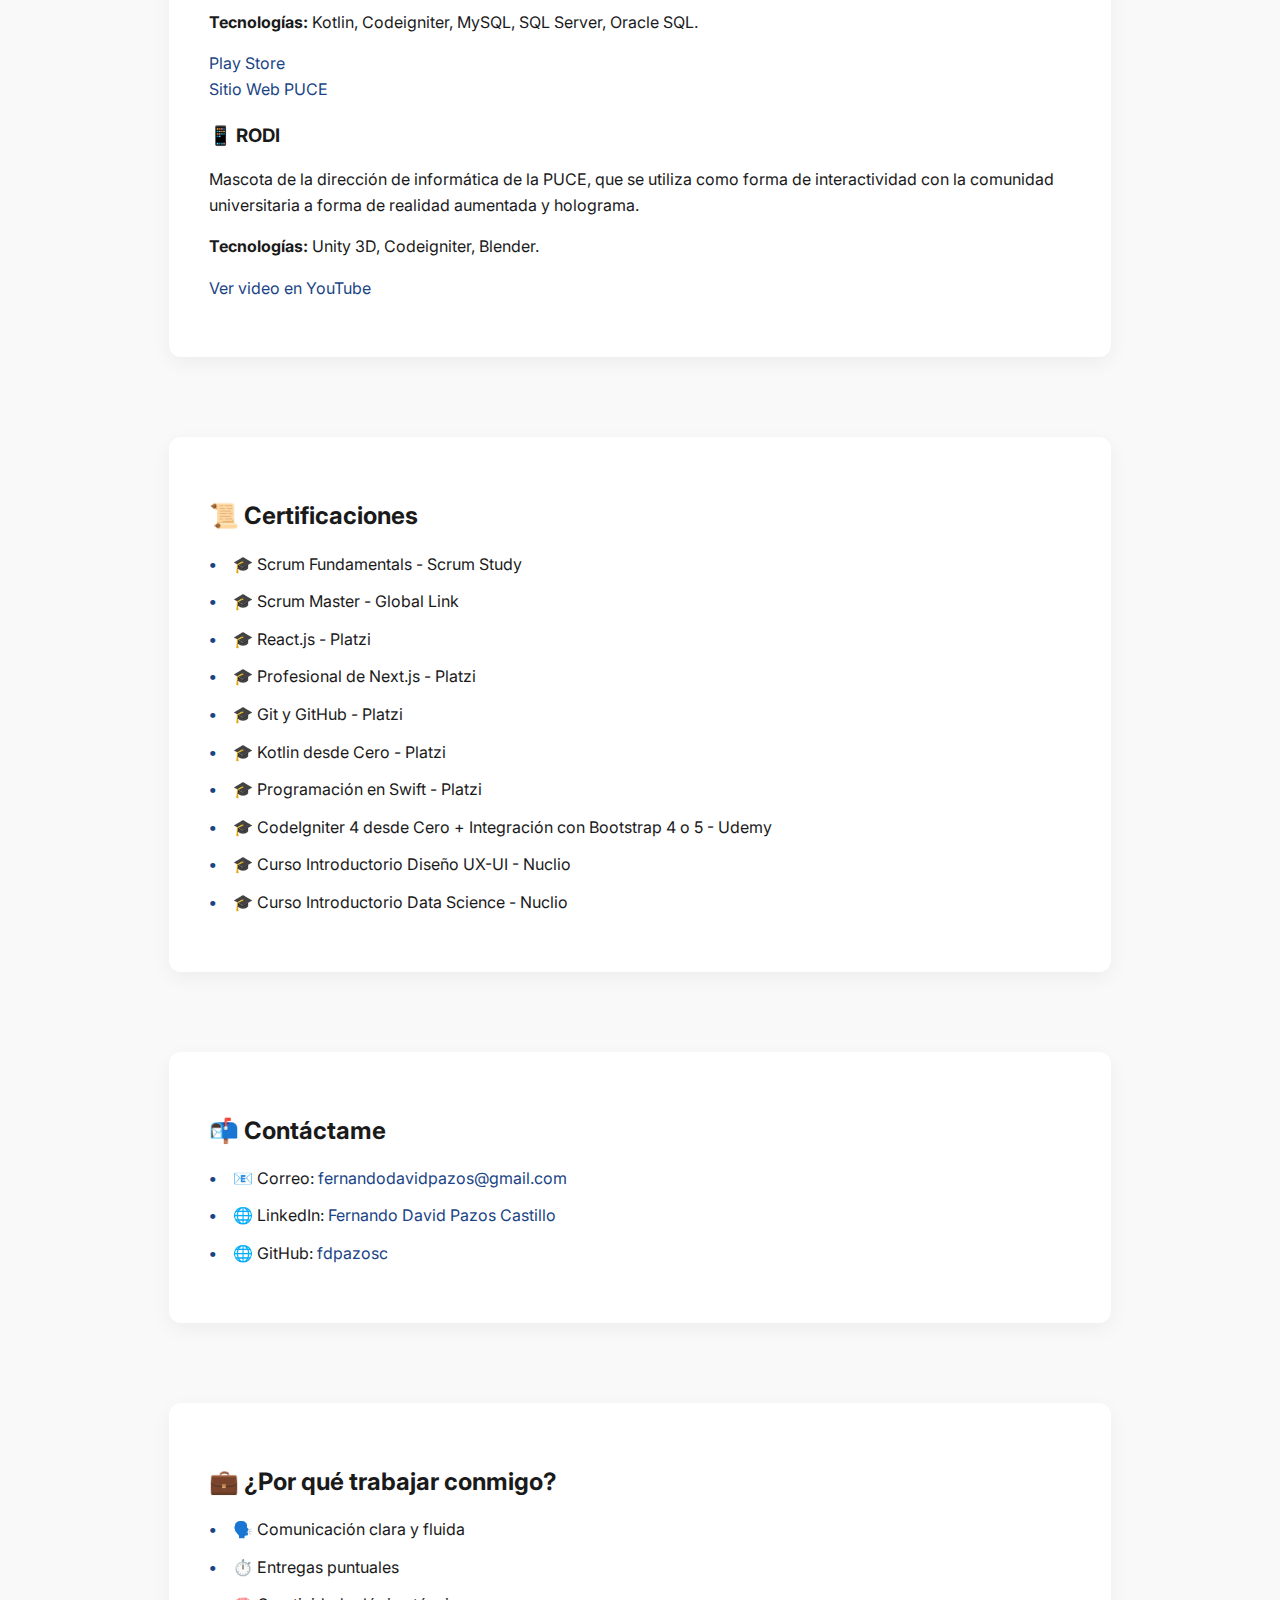
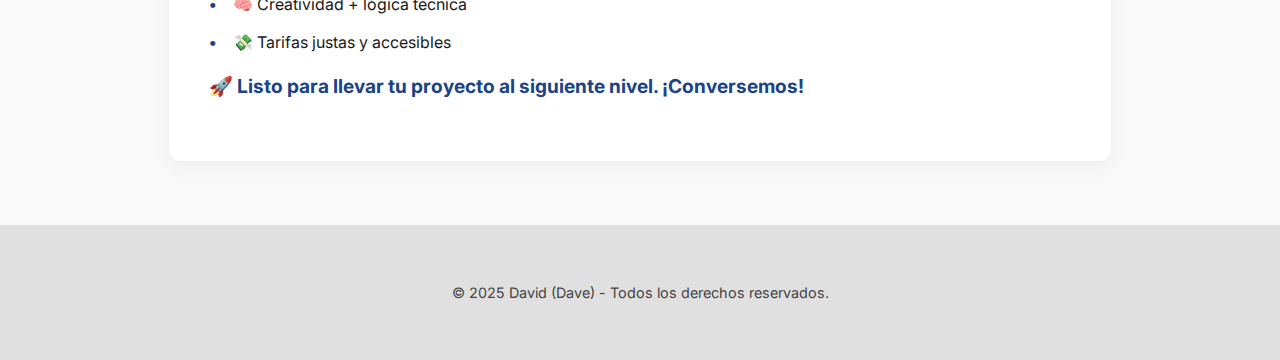
<file: servicios/index.html>
<!DOCTYPE html>
<html lang="es">

<head>
  <meta charset="UTF-8" />
  <meta name="viewport" content="width=device-width, initial-scale=1.0" />
  <title>Servicios Freelance - David (Dave)</title>
  <link href="https://fonts.googleapis.com/css2?family=Inter:wght@400;600;700&display=swap" rel="stylesheet" />
  <link rel="stylesheet" href="styles.css" />
  <link
      rel="icon"
      type="image/x-icon"
      href="/images/id-card-solid-240.webp"
    />
</head>

<body>
  <header>
    <div class="container">
      <h1>✨ Servicios Freelance por David (Dave)</h1>
      <p class="subtitle">Desarrollador full-stack | Creador de contenido | Emprendedor digital</p>
    </div>
  </header>

  <article class="info-centrico">

    <section class="intro container">
      <p>👋 ¡Hola! Soy David, y ayudo a personas y negocios a construir productos tecnológicos, automatizar procesos y
        mejorar su presencia digital.</p>
    </section>

    <section class="services container">
      <h2>🧰 Servicios que ofrezco</h2>
      <ul>
        <li><strong>✅ Desarrollo Web y de Sistemas:</strong> Desde páginas responsivas hasta sistemas personalizados.
        </li>
        <li><strong>✅ Soporte Técnico y Optimización:</strong> Mejora de rendimiento, seguridad y estructura.</li>
        <li><strong>✅ Edición de Video y Branding para RRSS:</strong> Contenido para YouTube, Reels, TikTok.</li>
        <li><strong>✅ Automatización con IA y APIs:</strong> Integraciones con ChatGPT, automatización de tareas.</li>
        <!--<li><strong>✅ Mentoría Freelance y Emprendimiento:</strong> Asesoría en plataformas como Fiverr, Hotmart y
          Shopify.</li>-->
      </ul>
    </section>

    <section class="portfolio container">
      <h2>🧾 Portafolio Destacado</h2>
      <p><strong>🔗 Sitio personal:</strong> <a href="https://fdpazosc.github.io" target="_blank">fdpazosc.github.io</a>
      </p>
      <h2>📂 Proyectos</h2>

      <h3>🎮 <strong>Resérvalo</strong></h3>
      <p>La PUCE lanzó Floramed, la primera app de plantas medicinales de Ecuador, desarrollada por el Herbario QCA. Ofrece datos de 30 especies y es producto de una colaboración entre instituciones académicas.</p>
      <p><strong>Tecnologías:</strong> ExtJs, Codeigniter, MySQL.</p>

      <h3>🎮 Intranet PUCE</h3>
      <p>Intranet interna de la PUCE que cuenta con varios accesos y servicios internos de la PUCE que ayudan en la gestión de varios de los procesos y datos que utilizan administrativos, docentes y estudiantes.</p>
      <p><strong>Tecnologías:</strong> ExtJs, React, Bootstrap, Codeigniter, MySQL.</p>

      <h3>📱 <strong>PUCEAPP</strong></h3>
      <p>PUCEAPP mejora la experiencia universitaria con reservas de espacios y servicios específicos para estudiantes, docentes y administrativos, además de ofrecer un carnet digital con código QR para acceso al campus.</p>
      <p><strong>Tecnologías:</strong> Kotlin, Codeigniter, MySQL, SQL Server, Oracle SQL.</p>
      <p>
        <a href="https://play.google.com/store/apps/details?id=ec.edu.puce.dipuceapp" target="_blank">Play Store</a><br />
        <a href="https://www.puce.edu.ec/servicios-tecnologicos/puce-app/" target="_blank">Sitio Web PUCE</a>
      </p>

      <h3>📱 RODI</h3>
      <p>Mascota de la dirección de informática de la PUCE, que se utiliza como forma de interactividad con la comunidad universitaria a forma de realidad aumentada y holograma.</p>
      <p><strong>Tecnologías:</strong> Unity 3D, Codeigniter, Blender.</p>
      <p><a href="https://www.youtube.com/watch?v=pKQZ-QSDcbE" target="_blank">Ver video en YouTube</a></p>
    
    </section>

    <section class="certifications container">
      <h2>📜 Certificaciones</h2>
      <ul>
        <li>🎓 Scrum Fundamentals - Scrum Study</li>
        <li>🎓 Scrum Master - Global Link</li>
        <li>🎓 React.js - Platzi</li>
        <li>🎓 Profesional de Next.js - Platzi</li>
        <li>🎓 Git y GitHub - Platzi</li>
        <li>🎓 Kotlin desde Cero - Platzi</li>
        <li>🎓 Programación en Swift - Platzi</li>
        <li>🎓 CodeIgniter 4 desde Cero + Integración con Bootstrap 4 o 5 - Udemy</li>
        <li>🎓 Curso Introductorio Diseño UX-UI - Nuclio</li>
        <li>🎓 Curso Introductorio Data Science - Nuclio</li>
      </ul>
    </section>

    <section class="contact container">
      <h2>📬 Contáctame</h2>
      <ul>
        <li>📧 Correo: <a href="fernandodavidpazos@gmail.com">fernandodavidpazos@gmail.com</a></li>
        <li>🌐 LinkedIn: <a href="https://www.linkedin.com/in/fernando-david-pazos-castillo-7a326889/" target="_blank">Fernando David Pazos Castillo</a></li>
        <li>🌐 GitHub: <a href="https://github.com/fdpazosc" target="_blank">fdpazosc</a>
      </ul>
    </section>

    <section class="whyme container">
      <h2>💼 ¿Por qué trabajar conmigo?</h2>
      <ul>
        <li>🗣️ Comunicación clara y fluida</li>
        <li>⏱️ Entregas puntuales</li>
        <li>🧠 Creatividad + lógica técnica</li>
        <li>💸 Tarifas justas y accesibles</li>
      </ul>
      <p class="cta">🚀 Listo para llevar tu proyecto al siguiente nivel. ¡Conversemos!</p>
    </section>
  </article>
  <footer>
    <div class="container">
      <p>&copy; 2025 David (Dave) - Todos los derechos reservados.</p>
    </div>
  </footer>
</body>

</html>
</file>
<file: style.css>
* {
  margin: 0;
  padding: 0;
  font-family: monospace, sans-serif;
}

.default-font-size {
  font-size: 20px;
}

html {
  scroll-behavior: smooth;
}

body {
  /*background: #252440;*/
  background: black;
  background-repeat: no-repeat;
  background-size: cover;
  background-attachment: fixed;
  width: 100%;
  height: 100%;
  position: relative;
  cursor: url("images/startup5.webp"), auto;
}

body:active {
  cursor: url("images/startup2.webp"), auto;
}

main {
  padding-top: 0px !important;
  padding-bottom: 0px !important;
  align-items: center;
  gap: 100vh;
  color: white;
  z-index: 1;
}

main article {
  min-height: 105vh;
}

.fondo {
  background: black;
  background-repeat: no-repeat;
  background-size: cover;
  background-attachment: fixed;
  transition: opacity 0.4s ease;
  opacity: 1;
}

.eclipse {
  background-image: linear-gradient(30deg, black, black);
  box-shadow: 0 0 1px black, 0 0 1px 1px black;
  width: 200px;
  height: 200px;
  border-radius: 50%;
  position: absolute;
  top: 150px;
  right: 70px;
}

.eclipse::before {
  content: "";
  background-color: white;
  position: absolute;
  display: block;
  height: 100%;
  width: 100%;
  border-radius: 50%;
  z-index: -1;
  filter: blur(2px);
  animation: 7.5s ocultarEclipse forwards;
}

@keyframes ocultarEclipse {
  0% {
    transform: translate(-30px, 30px) scale(1);
    box-shadow: 0 0 25px whitesmoke, 0 0 150px 15px white;
  }
  100% {
    box-shadow: 0 0 10px whitesmoke, 0 0 50px 5px white;
    background-color: white;
  }
}

.escondido {
  position: absolute;
  width: 1px;
  height: 1px;
  margin: -1px;
  padding: 0;
  overflow: hidden;
  clip: rect(0, 0, 0, 0);
  border: 0;
}

.planeta {
  view-timeline-name: --planeta;
  view-timeline-axis: block;
  animation-timeline: --planeta;
  animation-range: entry 15% cover 75%;
  animation-fill-mode: both;
  position: absolute;
  filter: brightness(0.5);
  z-index: -1;
}

@keyframes mostrarElementoScroll1 {
  from {
    scale: 15%;
  }
  to {
    scale: 100%;
  }
}

@keyframes moverElementoScrollDerecha1 {
  from {
    transform: translateX(0vw);
  }
  to {
    transform: translateX(13vw);
  }
}

@keyframes moverElementoScrollIzquierda1 {
  from {
    transform: translateX(0vw);
  }
  to {
    transform: translateX(-13vw);
  }
}

.bh {
  right: 0;
  top: 60vh;
  opacity: 0.75;
}

.jupiter {
  right: 15vw;
  top: 120vh;
  animation-name: mostrarElementoScroll1, moverElementoScrollDerecha1;
}

.marte {
  left: 15vw;
  top: 185vh;
  animation-name: mostrarElementoScroll1, moverElementoScrollIzquierda1;
}

.saturno {
  left: 15vw;
  top: 225vh;
  animation-name: mostrarElementoScroll1, moverElementoScrollIzquierda1;
}

.mercurio {
  left: 15vw;
  top: 360vh;
  animation-name: mostrarElementoScroll1, moverElementoScrollIzquierda1;
}

.venus {
  right: 15vw;
  top: 395vh;
  animation-name: mostrarElementoScroll1, moverElementoScrollDerecha1;
}

.urano {
  right: 15vw;
  top: 475vh;
  animation-name: mostrarElementoScroll1, moverElementoScrollDerecha1;
}

.neptuno {
  left: 15vw;
  top: 450vh;
  animation-name: mostrarElementoScroll1, moverElementoScrollIzquierda1;
  animation-range: entry 25% cover 100%;
}

.luna {
  height: 25vh;
  right: 5vw;
  bottom: 55vh;
  filter: brightness(0.35);
}

.planeta_lado {
  width: 800px;
  position: absolute;
  top: 300px;
  left: -15%;
  z-index: -3;
  transform: rotate(65deg);
  animation: planetaOscuro 7.5s forwards;
}

@keyframes planetaOscuro {
  0% {
    filter: brightness(0.75);
  }
  100% {
    filter: brightness(0.15);
  }
}

.planeta_fondo {
  z-index: -1;
  position: absolute;
  width: 100%;
  bottom: 0;
}

.estrellas {
  background-image: url(images/estrellas10.webp);
  background-repeat: repeat;
  background-size: 30%;
  width: 100%;
  height: 100%;
  top: 0;
  left: 0;
  position: absolute;
  opacity: 0.3;
  filter: blur(0px);
  z-index: -20;
}

a {
  cursor: url("images/startup5.webp"), auto !important;
}

a:hover {
  cursor: url("images/startup3.webp"), auto !important;
}

a:active {
  cursor: url("images/startup2.webp"), auto !important;
}

header {
  position: fixed;
  top: 0;
  width: 100%;
  display: flex;
  align-items: center;
  justify-content: left;
  background: transparent;
  height: 100px;
  z-index: 110;
}

/* Estilos para la barra de desplazamiento */
::-webkit-scrollbar {
  width: 10px; /* Ancho de la barra de desplazamiento */
  right: 0; /* Alinea la barra de desplazamiento en el lado derecho */
  z-index: 9999;
}

/* Estilos para el riel de la barra de desplazamiento */
::-webkit-scrollbar-track {
  width: 10px;
  background-color: rgba(0, 0, 0, 0.5); /* Color de fondo del riel */
}

/* Estilos para el pulgar de la barra de desplazamiento */
::-webkit-scrollbar-thumb {
  background-color: white; /* Color del pulgar */
  border-radius: 6px; /* Radio de borde del pulgar */
  border: 3px solid transparent; /* Borde del pulgar */
  transition: background-color 0.3s ease-in-out; /* Transición de 0.3 segundos */
}

/* Estilos cuando se pasa el mouse sobre la barra de desplazamiento */
::-webkit-scrollbar-thumb:hover {
  cursor: url("images/startup5.webp"), auto;
  background-color: yellow; /* Color del pulgar al pasar el mouse */
}

/* Estilos para el pulgar de la barra de desplazamiento cuando se desplaza */
::-webkit-scrollbar-thumb:active {
  cursor: url("images/startup2.webp"), auto;
  background-color: yellow; /* Color del pulgar al hacer clic */
}

.curriculum {
  height: 30px !important;
  width: 140px !important;
  font-size: 20px !important;
  font-weight: bold;
  text-decoration: none;
  padding: 8px 16px !important;
  border-radius: 99px !important;
  color: white;
}

.curriculum:active {
  background: white !important;
  color: black;
  -webkit-tap-highlight-color: transparent;
}

.curriculum:focus {
  background: white !important;
  outline: none !important;
  color: black;
  box-shadow: 0 0 0 2px rgba(0, 0, 0, 0.5);
}

.curriculum:hover {
  background: white !important;
  outline: none !important;
  color: black;
  box-shadow: 0 0 0 2px rgba(0, 0, 0, 0.5);
}

.content-presentacion div h1 span {
  display: block;
  font-family: monospace;
  white-space: nowrap;
  border-right: 4px solid;
  width: 22ch;
  animation: tipeo 1s steps(22), parpadeo 0.35s infinite step-end alternate;
  overflow: hidden;
}

.content-presentacion div h1 span {
  display: block;
  font-family: monospace;
  white-space: nowrap;
  border-right: 4px solid;
  width: 22ch;
  animation: tipeo 1s steps(22), parpadeo 0.35s infinite step-end alternate;
  overflow: hidden;
}

.content-presentacion div h1 span:hover {
  box-shadow: 100px white;
}

.content-presentacion div aside a {
  opacity: 0;
  transition-duration: 0.3s;
  transition-property: transform;
  animation: entradaLinksPresentacion 0.1s ease-in-out forwards;
}

.content-presentacion div aside a:hover {
  z-index: 2;
  opacity: 0;
  box-shadow: 100px white;
  transform: scale(1.3);
}

@keyframes desplazoAbajo {
  from {
    opacity: 0;
    transform: translateY(-20px);
    filter: drop-shadow(1px 1px 1px gray);
    filter: blur(5px);
  }
  to {
    opacity: 1;
    transform: translateY(0px);
    filter: drop-shadow(2px 2px 2px gray);
    filter: blur(0px);
  }
}

@keyframes entradaLinksPresentacion {
  from {
    opacity: 0;
  }
  to {
    opacity: 1;
  }
}

@keyframes tipeo {
  from {
    width: 0;
  }
}

@keyframes parpadeo {
  50% {
    border-color: transparent;
  }
}

.content-presentacion div aside a:nth-child(1) {
  animation-delay: 0s;
}
.content-presentacion div aside a:nth-child(2) {
  animation-delay: 0.1s;
}
.content-presentacion div aside a:nth-child(3) {
  animation-delay: 0.2s;
}
.content-presentacion div aside a:nth-child(4) {
  animation-delay: 0.3s;
}
.content-presentacion div aside a:nth-child(5) {
  animation-delay: 0.4s;
}
.content-presentacion div aside a:nth-child(6) {
  animation-delay: 0.5s;
}
.content-presentacion div aside a:nth-child(7) {
  animation-delay: 0.6s;
}
.content-presentacion div aside a:nth-child(8) {
  animation-delay: 0.7s;
}
.content-presentacion div aside a:nth-child(9) {
  animation-delay: 0.8s;
}
.content-presentacion div aside a:nth-child(10) {
  animation-delay: 0.9s;
}

.linea_vertical_central {
  content: "";
  position: absolute;
  width: 2px;
  height: 85%;
  background: #fff5;
  margin-top: 190px;
}

.marcador_separador_experiencia {
  right: 50%;
  position: absolute;
}

.marcador_separador_experiencia > div {
  width: 20px !important;
  height: 20px;
  top: 5px;
  left: 10px;
  position: relative;
  background: yellow;
  border-radius: 50%;
}

.separador-seccion {
  padding-top: 15vh;
}

.content-presentacion {
  position: relative;
  width: 100%;
  color: white;
  display: flex;
  flex-direction: row;
  align-items: center;
  justify-content: center;
  padding-top: 35vh;
  z-index: 10 !important;
}

.content-sobre-mi {
  width: 100%;
  color: white;
  display: flex;
  flex-direction: row;
  align-items: center;
  justify-content: center;
  padding-top: 25vh;
}

.emoji_p {
  width: 15px;
  height: 15px;
  line-height: 1.8;
  text-align: center;
}

.content-presentacion aside img {
  border: 2px solid white;
  width: 25vh;
  height: 25vh;
  border-radius: 50%;
  filter: drop-shadow(2px 2px 2px gray);
  line-height: 2;
  margin-right: 10vh;
  animation: desplazoAbajo 1s ease-in;
}

.content-presentacion p strong {
  color: yellow;
}

.content-presentacion p {
  width: 40vw;
}

.content-presentacion div aside {
  width: 90%;
  position: relative;
  flex-direction: row;
  flex-wrap: wrap;
  margin-top: 1.75vh;
  gap: 1vh;
  transition: 0.5s;
  display: flex;
}

.content-presentacion aside a {
  text-decoration: none;
  overflow: hidden;
  box-shadow: 0 0 1px white, 0 0 1px 1px white;
  font-size: 35px;
  width: 45px;
  height: 45px;
  align-items: center;
  justify-content: center;
  align-content: center;
  align-self: center;
  color: white;
  border-radius: 50%;
  display: flex;
  flex-direction: row;
  border: 0 0 3px 3px white;
}

.content-presentacion aside a:hover {
  box-shadow: 0 0 5px white, 0 0 5px 5px white;
}

.content-presentacion div h1 {
  margin-bottom: 20px;
}

.content-presentacion h1 {
  font-size: 30px;
}

.content-sobre-mi aside img {
  width: 30vh;
  height: 30vh;
  border-radius: 50%;
  line-height: 2;
}

.content-sobre-mi aside {
  border: 2px solid white;
  width: 30vh;
  height: 30vh;
  border-radius: 50%;
  filter: drop-shadow(3px 3px 3px black);
  line-height: 2;
  margin-left: 10vh;
}

.content-sobre-mi p strong {
  color: yellow;
}

.content-sobre-mi p {
  width: 40vw;
}

.content-sobre-mi div aside {
  width: 0px;
  position: relative;
  flex-direction: row;
  margin-top: 1.75vh;
  gap: 1vh;
  transition: 0.5s;
  display: grid;
  grid-template-columns: repeat(6, 1fr);
  grid-auto-columns: auto;
}

.content-sobre-mi aside a {
  text-decoration: none;
  overflow: hidden;
  box-shadow: 2px 2px 3px black;
  font-size: 30px;
  width: 35px;
  height: 35px;
  align-items: center;
  justify-content: center;
  align-content: center;
  align-self: center;
  color: white;
  border-radius: 50%;
  display: flex;
  flex-direction: row;
}

.content-sobre-mi div h1 {
  margin-bottom: 35px;
}

.content-sobre-mi div {
  margin-left: 2vh;
}

.content-sobre-mi h1 {
  font-size: 35px;
}

.logo {
  color: white;
}

.logo a {
  -webkit-tap-highlight-color: transparent;
}

.logo a img {
  color: white;
  text-decoration: none;
  padding: 4px 8px;
  transition: 300ms;
  width: 55px;
  display: flex;
  border-radius: 50%;
}

.logo a img:active {
  background: gray;
  color: black;
  border-radius: 50%;
  -webkit-tap-highlight-color: transparent;
}

.menu_lateral {
  padding: 10px;
  background-color: rgba(50, 50, 50, 0.5);
  border-radius: 35px;
  display: flex;
  flex-wrap: wrap;
  justify-content: start;
  margin-left: 5vw;
  margin-right: 5vw;
}

.menu_lateral a {
  color: white;
  text-decoration: none;
  font-weight: 600;
  font-size: 18px;
  padding: 8px 16px;
  transition: 300ms;
  border-radius: 99px;
}

.menu_lateral a:hover {
  background: rgba(255, 255, 0, 0.2);
}

.user-form-group a {
  color: white;
  text-decoration: none;
  font-weight: 600;
  font-size: 18px;
}

.user-form-group {
  -webkit-tap-highlight-color: transparent;
}

.contactame {
  border: rgba(255, 255, 255, 0.5) 2px solid;
  padding: 8px 16px;
  margin-left: 10px;
  border-radius: 99px;
  transition: 300ms;
}

.contactame:active {
  background: white;
  color: black;
  -webkit-tap-highlight-color: transparent;
}

.contactame:focus {
  outline: none !important;
  box-shadow: 0 0 0 2px rgba(0, 0, 0, 0.5);
}

.menu_lateral a {
  -webkit-tap-highlight-color: transparent;
}

.menu_lateral .logo {
  display: none;
}

#check_menu_lateral {
  display: none;
}

.user-form-group label {
  display: none;
}

main {
  padding: 10%;
}

.content-proyectos {
  padding-top: 10vh;
}

.content-proyectos h1 {
  display: flex;
  flex-direction: row;
  align-items: center;
  justify-content: center;
  font-size: 35px;
  padding-top: 10vh;
}

.content-proyectos-cards {
  justify-content: center;
  align-items: center;
  width: 80vw;
  height: 700px;
  display: flex;
  gap: 15px;
}

.card {
  width: 20vw;
  height: 60vh;
  border-radius: 15px;
  border: white 2px groove;
  overflow: hidden;
  box-shadow: 20px 10px 10px rgba(0, 0, 0, 0.2);
  transition: 500ms;
}

.card:hover {
  width: 80vw;
}

.card .proyecto {
  width: 100%;
  height: 100%;
  object-fit: cover;
  transition: 500ms;
}

.card:hover .proyecto {
  transform: scale(1.1);
}

.card .background {
  position: fixed;
  left: 0;
  top: 0;
  z-index: -1;
  width: 100%;
  height: 100vh;
  object-fit: cover;
  pointer-events: none;
  filter: brightness(0.25);
  opacity: 0;
  transition: 300ms;
}

.card:hover .background {
  opacity: 1;
}

.card .layer {
  height: 100%;
  position: sticky;
  bottom: 0;
  padding-inline: 5%;
  opacity: 0;
  color: white;
  transition: 750ms;
  background: linear-gradient(to top, black 25%, transparent 75%);
  /*background-color: black;*/
}

.card:hover .layer {
  opacity: 1;
}

.card .layer .info {
  position: relative;
  top: 90%;
  transform: translateY(-90%);
}

.info h1 {
  text-align: center;
  font-size: 35px;
  font-weight: bold;
  color: wheat;
}

/************* Volver a arreglar este color ***************/

.info p {
  font-size: 16px;
  color: white;
  margin-top: 1vh;
  overflow: hidden;
  text-overflow: ellipsis;
  display: -webkit-box;
  -webkit-line-clamp: 5;
  line-clamp: 5;
  -webkit-box-orient: vertical;
}

.info p.ellipsis::after {
  content: "...";
  position: absolute;
  right: -0px;
  bottom: 0px;
}

.card aside {
  position: absolute;
  display: flex;
  flex-wrap: wrap;
  flex-direction: row;
  z-index: 1;
  margin-top: 1.5vh;
  margin-left: 1.5vh;
  gap: 1vh;
  opacity: 0;
  transition: 0.5s;
}

.card:hover aside {
  opacity: 1;
}

.card aside a {
  text-decoration: none;
  overflow: hidden;
  box-shadow: 2px 2px 3px black;
  font-size: 35px;
  width: 55px;
  height: 55px;
  align-items: center;
  justify-content: center;
  align-content: center;
  align-self: center;
  color: white;
  border-radius: 50%;
  display: flex;
  flex-direction: row;
  align-items: center;
  justify-content: center;
  transition: 300ms;
  -webkit-tap-highlight-color: transparent;
}

.card aside a:hover {
  box-shadow: 0 0 5px white, 0 0 5px 5px white;
  scale: 1.1;
}

.link_circular_azul {
  background: #0866ff;
}

.link_circular_rojo {
  background: #e20019;
}

.link_circular_celeste {
  background: #00acee;
}

.link_circular_verde {
  background: #00c3a5;
}

.link_circular_negro {
  background: #0d1117;
}

.link_circular_blanco {
  background: white;
  color: black !important;
}

.link_circular_gmail {
  background: white;
  color: #c71610 !important;
}

.link_circular_linkedin {
  background: #0077b5;
}

.link_circular_color_fondo {
  background: #252440;
}

.link_circular_play_store {
  background: linear-gradient(#2196f5, #2196f5) top left,
    linear-gradient(#4cb050, #4cb050) top right,
    linear-gradient(#f34334, #f34334) bottom left,
    linear-gradient(#fec107, #fec107) bottom right;
  background-size: 50% 50%;
  background-repeat: no-repeat;
}

.link_circular_instagram {
  background: linear-gradient(
    135deg,
    #833ab4,
    #c13584,
    #fd1d1d,
    #f56040,
    #fcaf45
  );
}

.link_circular_appstore {
  background: #2196f3;
}

.fondo_difuminado {
  display: flex;
  align-items: center;
  flex-wrap: wrap;
  gap: 1vw;
  margin-top: 20px;
  background-color: rgba(255, 255, 255, 0.75);
  border-radius: 10px;
  border: 1px solid rgba(255, 255, 255, 0.4);
  box-shadow: 0 0 20px rgba(255, 255, 255, 0.5);
  padding: 10px;
}

.fondo_difuminado img {
  height: 30px;
}

.texto-blanco {
  color: white;
  font-size: 20px;
  font-weight: 500;
}

.texto-amarillo {
  color: yellow;
  font-size: 20px;
  font-weight: bold;
}

.texto-alineado-izquierda {
  align-self: end;
  justify-self: end;
  align-items: end;
}

.content-experiencia {
  height: 100%;
  display: flex;
  flex-direction: column;
  align-items: center;
  justify-content: start;
  position: relative;
}

.content-experiencia ul {
  margin-top: 50px;
  display: flex;
  flex-direction: column;
  gap: 5vw;
}

.content-experiencia ul li {
  display: flex;
  flex-direction: row;
  align-items: start;
  justify-content: center;
  gap: 10vw;
}

.content-experiencia ul li img {
  margin-top: 20px;
  align-self: center;
  justify-content: center;
  width: 60px;
}

.content-experiencia ul li div {
  min-width: 50%;
}

.content-experiencia ul li div:first-child {
  display: flex;
  flex-direction: column;
  align-items: flex-end;
  justify-content: flex-end;
  align-content: flex-end;
  font-size: 20px;
  color: yellow;
  font-weight: 800;
  text-align: end;
  max-width: 250px;
}

.content-experiencia ul li div:nth-child(2) {
  max-width: 250px;
}

.content-experiencia ul li span {
  align-items: flex-end !important;
  justify-content: flex-end !important;
  align-self: flex-end;
  align-content: flex-end;
}

.content-experiencia h1 {
  margin-top: 10vh;
  font-size: 35px;
  font-weight: 800;
}

.content-eventos {
  margin-top: 0vh;
}

.content-eventos h1 {
  display: flex;
  flex-direction: row;
  align-items: center;
  justify-content: center;
  font-size: 35px;
  padding-top: 20vh;
}

.content-eventos section {
  display: flex;
  flex-wrap: wrap;
  justify-content: center;
  gap: 80px;
  margin-top: 10vh;
}

.evento_diploma_animado {
  position: relative;
  margin: 0;
  padding: 0;
  height: auto !important;
  min-height: 0px;
}

.evento_diploma_animado img:last-child {
  position: relative;
  transition: all 0.3s ease;
  z-index: 1;
  margin: 0;
  padding: 0;
  height: auto;
  vertical-align: top;
}
.evento_diploma_animado img:last-child {
  box-shadow: 0 110px 110px -100px rgba(0, 30, 255, 0.5);
  border-radius: 30px;
  object-fit: cover;
}
.evento_diploma_animado a:first-child {
  position: absolute;
  z-index: 2;
  background-color: yellow;
  text-decoration: none;
  overflow: hidden;
  box-shadow: 2px 2px 3px black;
  font-size: 50px;
  width: 70px;
  height: 70px;
  align-items: center;
  justify-content: center;
  align-content: center;
  align-self: center;
  color: black;
  border-radius: 50%;
  display: flex;
  flex-direction: row;
  justify-self: center;
  bottom: 0;
  left: 0;
  right: 0;
  transform: translateY(0%);
  transition: 0.3s ease;
  opacity: 0;
  -webkit-tap-highlight-color: transparent;
}

.evento_diploma_animado a:first-child:hover {
  box-shadow: 0 0 5px yellow, 0 0 5px 5px yellow;
  scale: 1.1;
}

.evento_diploma_animado img:last-child::before {
  content: "";
  position: relative;
  bottom: 0;
  height: 100%;
  background-image: linear-gradient(
    to bottom,
    transparent 10%,
    rgba(0, 0, 0, 0.5) 50%,
    rgba(0, 0, 0) 95%
  );
  opacity: 0;
  transition: all 0.3s ease;
}

.evento_diploma_animado img:last-child:hover {
  transform: perspective(250px) rotateX(10deg) translateY(5%) translateZ(0);
}

.evento_diploma_animado:hover img:last-child::before {
  opacity: 1;
}

.evento_diploma_animado:hover a:first-child {
  opacity: 1;
  transform: translateY(-100%);
}

.content-preparacion {
  justify-content: center;
  align-items: center;
}

.content-preparacion h1 {
  display: flex;
  flex-direction: row;
  align-items: center;
  justify-content: center;
  font-size: 35px;
  padding-top: 10vh;
  margin-bottom: 50px;
}

.content-preparacion h2 {
  display: flex;
  flex-direction: row;
  align-items: center;
  justify-content: center;
  font-size: 25px;
  color: yellow;
  /*background-color: #252440;*/
}

.content-preparacion h3 {
  display: flex;
  flex-direction: row;
  align-items: center;
  justify-content: center;
  font-size: 25px;
  margin-top: 25px;
}

.content-preparacion h3 img {
  height: 30px;
  border-radius: 2px;
  background-color: rgba(255, 255, 255, 0.55);
  padding: 15px;
}

.content-preparacion section {
  display: flex;
  align-items: center;
  justify-items: center;
  align-self: center;
  flex-wrap: wrap;
  margin-top: 50px;
  margin-bottom: 50px;
  gap: 20px;
  justify-content: center;
}

.content-preparacion section div {
  z-index: 0;
  flex-wrap: wrap;
  max-width: 300px;
  max-height: 300px;
  opacity: 0.8;
  transition: transform 0.3s ease;
  border-radius: 12px;
  overflow: hidden;
  box-shadow: 3px 3px 5px rgba(0, 0, 0, 0.2);
}

.content-preparacion section div img {
  width: 100%;
  height: 100%;
  align-items: center;
  justify-content: center;
  vertical-align: top;
}

.content-preparacion section div a {
  position: absolute;
  text-decoration: none;
  overflow: hidden;
  box-shadow: 2px 2px 3px black;
  font-size: 125%;
  width: 35px;
  height: 35px;
  align-items: center;
  justify-content: center;
  align-content: center;
  align-self: center;
  color: black;
  border-radius: 50%;
  display: flex;
  flex-direction: row;
  justify-self: center;
  transition: 0.3s ease;
  align-self: center;
  opacity: 0;
  margin-top: 7px;
  margin-left: 7px;
  background-color: yellow;
  -webkit-tap-highlight-color: transparent;
}

.content-preparacion section div a:hover {
  /*box-shadow: 0 0 2px yellow, 0 0 2px 2px yellow;*/
  scale: 1.1;
}

.content-preparacion section div span {
  position: absolute;
  overflow: hidden;
  font-size: 20px;
  padding: 10px;
  bottom: 0;
  left: 0;
  right: 0;
  display: flex;
  font-size: 12px;
  justify-content: center;
  background-color: rgba(0, 0, 0, 0.75);
  color: white;
  text-align: center;
  padding: 10px;
  opacity: 0;
  transition: opacity 0.5s ease;
}

.content-preparacion section div:hover span {
  opacity: 1;
}

.content-preparacion section div:hover a {
  opacity: 1;
}

.content-preparacion section div:hover {
  z-index: 5;
  opacity: 1;
  border-radius: 7px;
  filter: contrast(120%);
  transform: scale(1.35);
  /*border: 2px solid white;*/
}

footer {
  margin-top: 500px;
  position: relative;
  overflow: hidden;
  font-size: 85%;
  font-style: oblique;
  padding: 300px;
  bottom: 0;
  left: 0;
  right: 0;
  font-size: 15px;
  justify-content: center;
  background-color: rgba(0, 0, 0, 0.5);
  color: white;
  text-align: center;
  padding: 10px;
  opacity: 1;
  transition: opacity 0.5s ease;
}

@media (max-width: 900px) {
  .card {
    width: 100%;
  }

  .card .layer {
    opacity: 1;
    background: linear-gradient(to top, black 35%, transparent 100%);
  }

  .card aside a {
    font-size: 35px;
    width: 55px;
    height: 55px;
  }

  .info p {
    -webkit-line-clamp: 10;
    line-clamp: 10;
  }

  .mercurio {
    top: 680vh;
  }
  
  .venus {
    top: 760vh;
  }

  .urano {
    left: -10vw;
    top: 890vh;
  }

  .neptuno {
    right: 1vw;
    top: 820vh;
  }

  .content-presentacion div h1 span {
    font-size: 27px;
  }

  .content-experiencia h1 {
    margin-top: 5vh;
  }

  .content-proyectos h1 {
    padding-top: 4.5vh;
  }

  .linea_vertical_central {
    height: 91%;
    margin-top: 140px;
  }

  .content-experiencia ul li div {
    width: 50%;
  }

  .content-experiencia ul li div:nth-child(2) {
    max-width: 100%;
  }

  header {
    height: 80px;
  }

  .bh {
    top: 75vh;
    height: 25vw;
  }

  .content-eventos h1 {
    padding-top: 15vh;
  }

  .user-form-group label {
    margin-left: 20px;
    width: 100%;
  }

  .eclipse {
    width: 100px;
    height: 100px;
    top: 100px;
    right: 10px;
  }

  .planeta_lado {
    width: 70%;
    top: 200px;
  }

  .estrellas {
    background-size: 55%;
  }

  .luna {
    height: 10vh;
    right: 1vh;
    bottom: 45vh;
  }

  .content-preparacion section div a {
    width: 35px;
    height: 35px;
    font-size: 100%;
  }

  .content-preparacion section div {
    max-width: 100%;
    max-height: 100%;
  }

  .content-preparacion section div:hover {
    transform: scale(1.15);
  }

  .evento_diploma_animado img {
    width: 100%;
  }

  .content-eventos section {
    margin-top: 60px;
  }

  .content-preparacion h1 {
    padding-top: 4.5vh;
  }

  .content-proyectos-cards {
    margin-top: 6vh;
    width: 100%;
    height: 50%;
    flex-direction: column;
  }

  .menu_lateral {
    position: absolute;
    left: -100%;
    top: 0;
    display: flex;
    flex-direction: column;
    justify-content: start;
    background: black;
    height: 100vh;
    width: 50%;
    padding: 0 20px;
    z-index: 50;
    gap: 16px;
    border-radius: 0px;
    transition: 500ms;
    box-shadow: 10px 0px 10px rgba(0, 0, 0, 0.2);
    align-items: start;
  }

  .menu_lateral a {
    width: 83%;
  }

  .menu_lateral .logo {
    margin-left: 16px;
    margin-top: 20px;
    display: block;
  }

  .divider {
    background: rgba(255, 255, 255, 0.1);
    width: 100%;
    height: 2px;
    margin: 10px 0px;
  }

  .user-form-group {
    justify-content: start;
    margin-right: 10px;
    display: flex;
    align-items: start;
  }

  .contactame {
    margin-right: 16px;
  }

  .menu {
    font-size: 45px;
    color: white;
    transition: 300ms;
  }

  #check_menu_lateral:checked ~ .user-form-group .menu {
    display: none;
  }

  .close-menu {
    font-size: 45px;
    color: white;
    transition: 300ms;
  }

  #check_menu_lateral:checked ~ .user-form-group .menu {
    display: none;
  }

  .user-form-group .close-menu {
    display: none;
  }

  #check_menu_lateral:checked ~ .user-form-group .close-menu {
    display: block;
  }

  #check_menu_lateral:checked ~ .menu_lateral {
    left: 0%;
    margin-left: 0px;
  }

  .user-form-group label {
    display: block;
  }

  .card aside {
    position: absolute;
    flex-direction: row;
    padding-right: 1.5vh;
    max-width: 74vw;
    width: 74vw;
    opacity: 1;
  }

  .content-presentacion {
    flex-direction: column;
    width: 100%;
    padding-top: 15vh;
    gap: 5vh;
  }

  .content-presentacion div p {
    width: 100%;
  }

  .content-presentacion aside img {
    margin-left: 0px;
    margin-right: 0px;
    align-items: center;
    justify-content: center;
  }

  .content-sobre-mi {
    margin-top: 4.5vh;
    flex-direction: column;
    width: 100%;
    gap: 5vh;
    padding-bottom: 0vh;
    padding-top: 4.5vh;
  }

  .content-sobre-mi div p {
    width: 100%;
    shape-outside: margin-box;
  }

  .content-sobre-mi aside img {
    margin-left: 0px;
    margin-right: 0px;
    align-items: center;
    justify-content: center;
  }

  .content-sobre-mi aside {
    margin-left: 0px;
    margin-right: 0px;
    align-items: center;
    justify-content: center;
  }

  .content-eventos {
    margin-top: 4vh;
  }

  .separador-seccion-inicio {
    padding-top: 0vh;
  }
  footer {
    margin-top: 0px;
  }
}
</file>
<file: servicios/styles.css>
/* Base - Light Mode */

/* Estilos para el riel de la barra de desplazamiento */
::-webkit-scrollbar-track {
  width: 10px;
  background-color: rgba(0, 0, 0, 0.5); /* Color de fondo del riel */
}

/* Estilos para el pulgar de la barra de desplazamiento */
::-webkit-scrollbar-thumb {
  background-color: white; /* Color del pulgar */
  border-radius: 6px; /* Radio de borde del pulgar */
  border: 3px solid transparent; /* Borde del pulgar */
  transition: background-color 0.3s ease-in-out; /* Transición de 0.3 segundos */
}

/* Estilos cuando se pasa el mouse sobre la barra de desplazamiento */
::-webkit-scrollbar-thumb:hover {
  cursor: url("images/startup5.webp"), auto;
  background-color: yellow; /* Color del pulgar al pasar el mouse */
}

/* Estilos para el pulgar de la barra de desplazamiento cuando se desplaza */
::-webkit-scrollbar-thumb:active {
  cursor: url("images/startup2.webp"), auto;
  background-color: yellow; /* Color del pulgar al hacer clic */
}

html {
  scroll-behavior: smooth;
}

body {
  margin: 0;
  font-family: 'Inter', sans-serif;
  color: #1a1a1a;
  background: #f9f9f9;
  line-height: 1.6;
}

a {
  color: #1A4485;
  text-decoration: none;
}

a:hover {
  text-decoration: underline;
}

.info-centrico {
  align-items: center;
  display: flex;
  flex-direction: column;
  padding: 1.5rem;
}

.info-centrico > .container {
  width: 70%;
}

.container {
  margin: 2.5rem 0rem;
}

/* Header */
header {
  background: #1A4485;
  color: white;
  text-align: center;
  padding: 3rem 0rem;
}

.subtitle {
  font-weight: 400;
  margin-top: 0.5rem;
}

/* Sections */
section {
  background: white;
  padding: 2.5rem; /* aumento padding interno */
  border-radius: 12px;
  box-shadow: 0 6px 20px rgba(0,0,0,0.05);
}

h1, h2, h3 {
  margin-bottom: 1rem;
}

ul {
  list-style: none;
  padding: 0;
}

ul li {
  margin-bottom: 0.75rem;
  padding-left: 1.5rem;
  position: relative;
}

ul li::before {
  content: "•";
  position: absolute;
  left: 0;
  color: #1A4485;
  font-weight: bold;
}

.cta {
  font-size: 1.2rem;
  font-weight: bold;
  color: #1A4485;
  margin-top: 1rem;
}

/* Footer */
footer {
  text-align: center;
  background: #e0e0e0;
  padding: 1rem;
  font-size: 0.9rem;
  color: #444;
}

/* Responsive Design */
@media (max-width: 768px) {
  h1 {
    font-size: 1.75rem;
  }

  h2 {
    font-size: 1.3rem;
  }

  

  .cta {
    font-size: 1rem;
  }
}

@media (max-width: 480px) {
  header {
    padding: 2rem 1rem;
  }

  h1 {
    font-size: 1.5rem;
  }



  ul li {
    font-size: 0.95rem;
  }
}

/* 🌙 Dark Mode */
@media (prefers-color-scheme: dark) {
  body {
    background: #121212;
    color: #e0e0e0;
  }

  header {
    background: #1a1a1a;
    color: #ffffff;
  }

  section {
    background: #1f1f1f;
    box-shadow: 0 6px 20px rgba(255, 255, 255, 0.03);
  }

  a {
    color: #5fa2dd;
  }

  ul li::before {
    color: #5fa2dd;
  }

  .cta {
    color: #5fa2dd;
  }

  footer {
    background: #1a1a1a;
    color: #aaa;
  }
}
</file>
